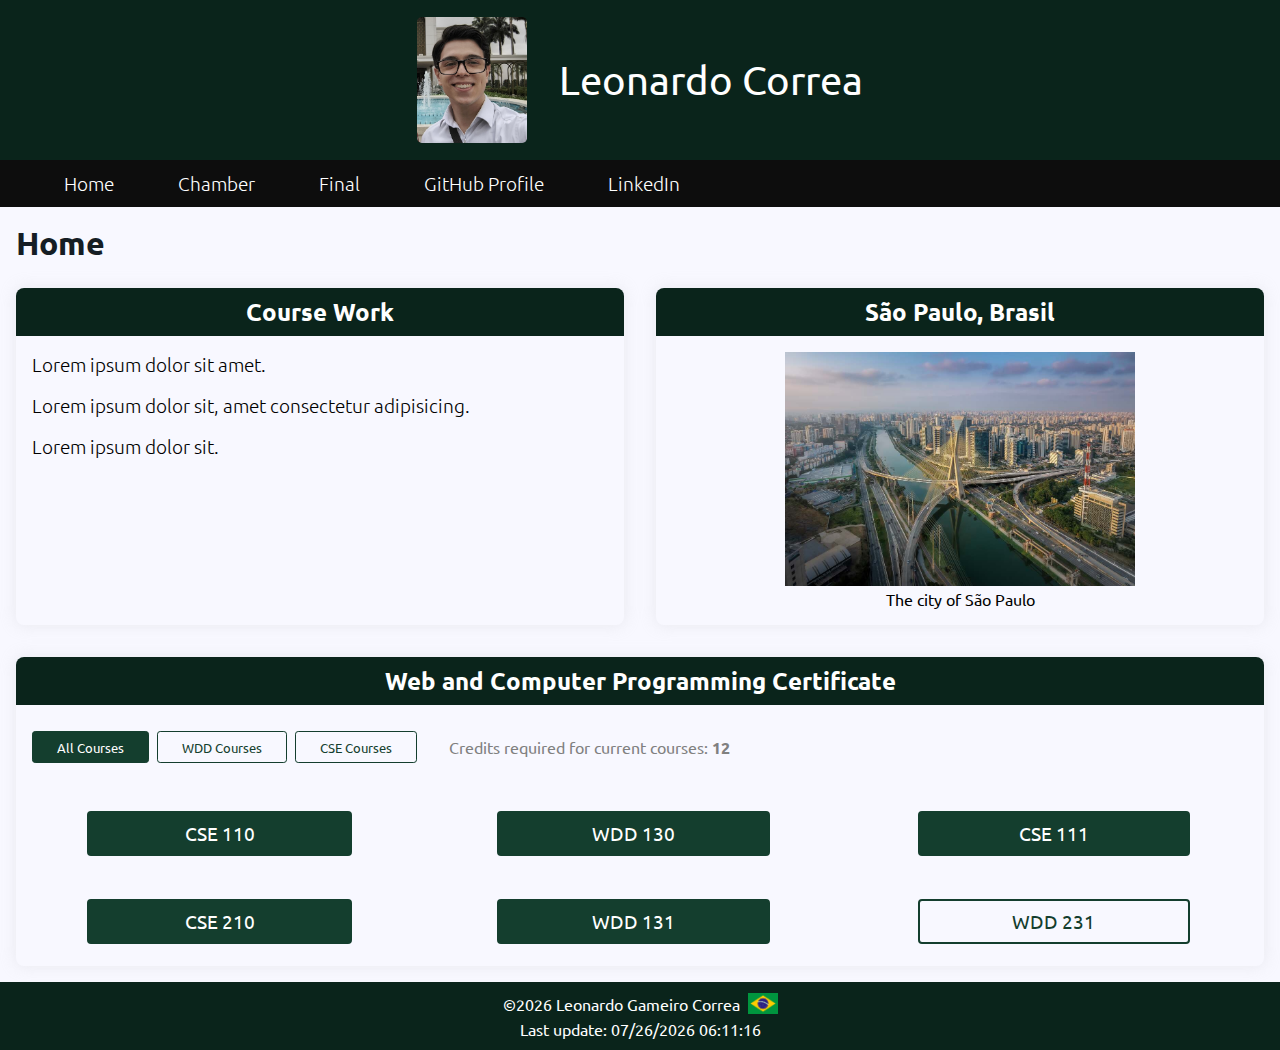
<file: index.html>
<!DOCTYPE html>
<html lang="en">
<head>
    <meta charset="UTF-8">
    <meta name="viewport" content="width=device-width, initial-scale=1.0">
    <meta name="author" content="Leonardo Gameiro Correa">
    <meta name="description" content="WDD 231 - Home Page">
    <title>Home Page - Leonardo Correa</title>
    <link rel="stylesheet" href="styles/index.css">
    <link rel="preconnect" href="https://fonts.googleapis.com">
    <link rel="preconnect" href="https://fonts.gstatic.com" crossorigin>
    <link href="https://fonts.googleapis.com/css2?family=Ubuntu:wght@300;400;500;700&display=swap" rel="stylesheet">
    <script defer src="scripts/courses.js"></script>
    <script defer src="scripts/index.js"></script>
</head>
<body>
    <!-- Header -->
    <header>
        <div class="profile-container">
            <img src="images/leo.jpg" alt="profile-picture" class="profile-picture">
            <p class="profile-name">Leonardo Correa</p>
        </div>
        <!-- Nav Bar -->
        <nav class="nav-bar">
            <div class="nav-items-container">
                <a href="#" class="nav-item">Home</a>
                <a href="#" class="nav-item">Chamber</a>
                <a href="#" class="nav-item">Final</a>
                <a href="https://github.com/LeoGC7" target="_blank" class="nav-item">GitHub Profile</a>
                <a href="https://www.linkedin.com/in/leonardo-correa-12762827b/" target="_blank" class="nav-item">LinkedIn</a>
            </div>
        </nav>
    </header>

    <!-- Main Content -->
    <main>
        <!-- Main section 1 -->
        <div class="main-s1">
            <h1 class="page-title">Home</h1>
        </div>
        <!-- Main Section 2 -->
        <div class="main-s2">
            <!-- Course Section -->
            <section class="course-section">
                <div class="section-title-container">
                    <h2 class="section-title">Course Work</h2>
                </div>
                <div class="course-content">
                    <ul class="course-list">
                        <li class="course-item">Lorem ipsum dolor sit amet.</li>
                        <li class="course-item">Lorem ipsum dolor sit, amet consectetur adipisicing.</li>
                        <li class="course-item">Lorem ipsum dolor sit.</li>
                    </ul>
                </div>
            </section>
            <!-- City Section -->
            <section class="city-section">
                <div class="section-title-container">
                    <h2 class="section-title">São Paulo, Brasil</h2>
                </div>
                <div class="city-content">
                    <figure>
                        <img src="images/sao-paulo-city.jpg" alt="sao-paulo-city" class="city-image">
                        <figcaption class="caption">The city of São Paulo</figcaption>
                    </figure>
                </div>
            </section>
        </div>
        <div class="main-s3">
            <!-- Certificate Section -->
            <section class="certificate-section">
                <div class="section-title-container">
                    <h2 class="section-title">Web and Computer Programming Certificate</h2>
                </div>
                <div class="filters-container">
                    <button class="filter-button filter-active" id="all">All Courses</button>
                    <button class="filter-button" id="wdd">WDD Courses</button>
                    <button class="filter-button" id="cse">CSE Courses</button>
                    <div class="credits-container">
                        <p class="credits">Credits required for current courses: <span id="creditsNumber"></span></p>
                    </div>
                </div>
                <div class="certificate-content">
                    
                </div>
            </section>
        </div>
    </main>

    <!-- Footer -->
    <footer>
        <div class="footer-content">
            <p class="footer-text">&copy;<span id="currentYear"></span>  Leonardo Gameiro Correa</p>
            <img src="images/brazil-flag.jpg" alt="brazil-flag" class="flag"> 
        </div>
        <div class="last-update-container">
            <p class="last-update-text">Last update: <span id="lastUpdate"></span></p>
        </div>
    </footer>
</body>
</html>
</file>
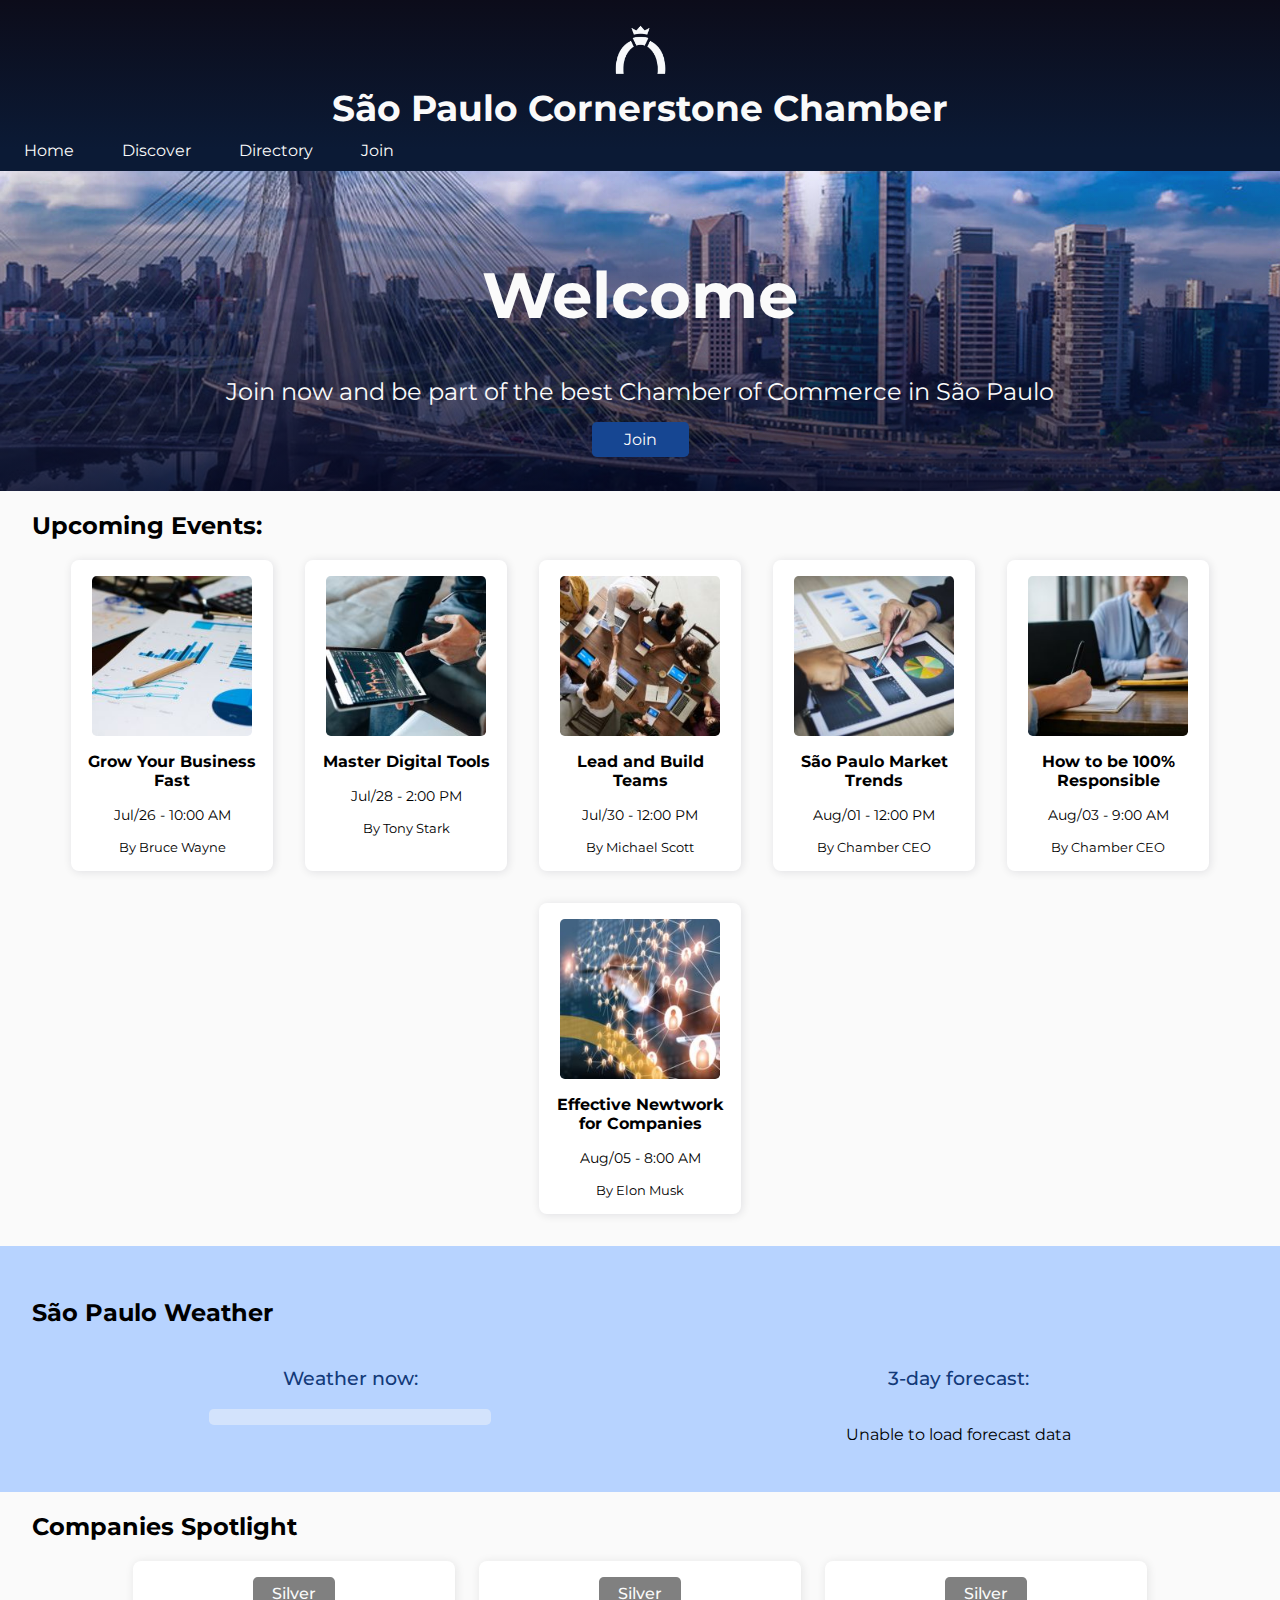
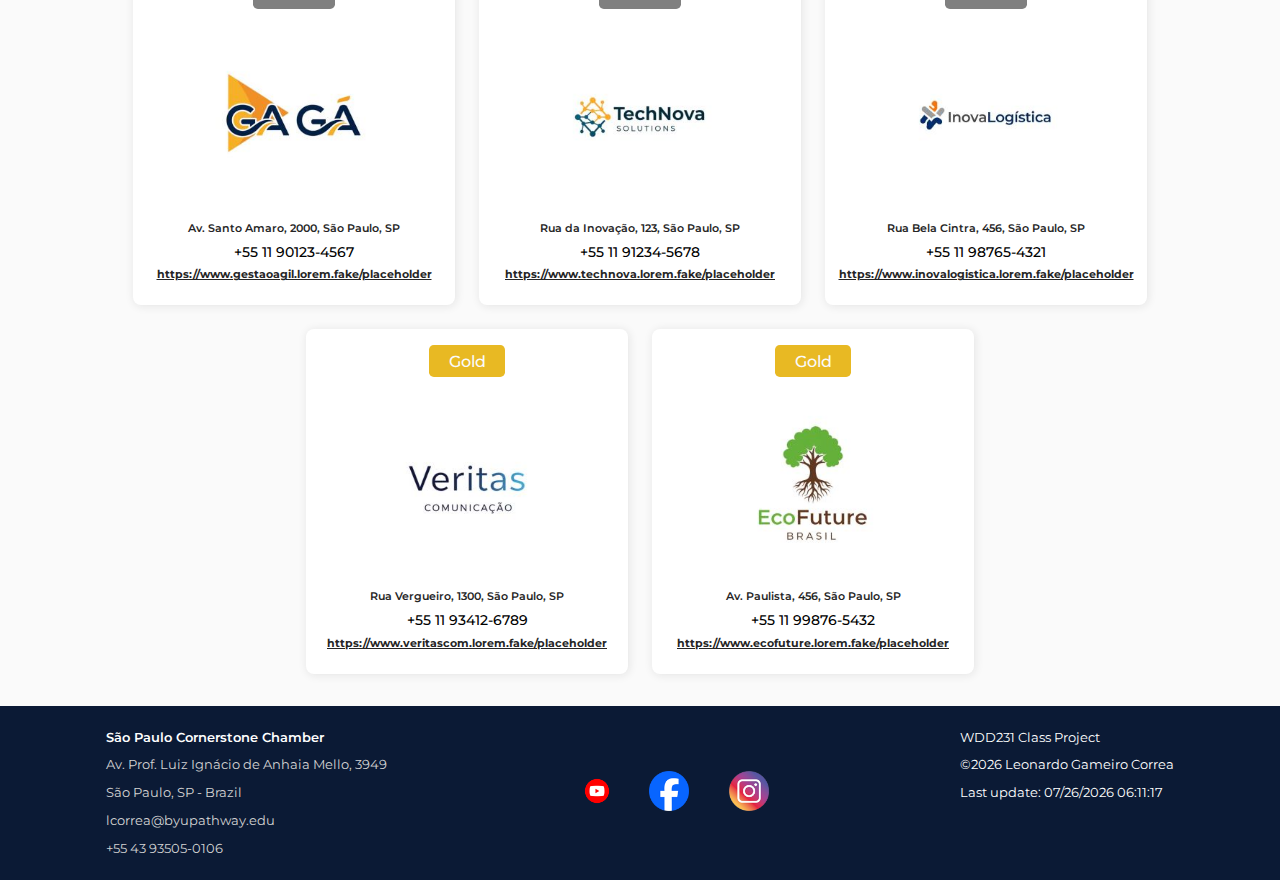
<file: chamber/index.html>
<!DOCTYPE html>
<html lang="en">
<head>
    <meta charset="UTF-8">
    <meta name="viewport" content="width=device-width, initial-scale=1.0">
    <meta name="author" content="Leonardo Gameiro Correa">
    <meta name="description" content="WDD 231 - Chamber Home Page">
    <meta property="og:title" content="Leonardo Correa - WDD 231 Chamber of Commerce Home Page">
    <meta property="og:description" content="Chamber Home Page for the course WDD 231 from BYU-Idaho by Leonardo Correa">
    <meta property="og:image" content="https://leogc7.github.io/wdd231/images/cover.jpg">
    <meta property="og:url" content="https://leogc7.github.io/wdd231/chamber/index.html">
    <title>Chamber of Commerce Home Page</title>
    <link rel="stylesheet" href="styles/directory.css">
    <link rel="stylesheet" href="styles/index.css">
    <link rel="preconnect" href="https://fonts.googleapis.com">
    <link rel="preconnect" href="https://fonts.gstatic.com" crossorigin>
    <link href="https://fonts.googleapis.com/css2?family=Montserrat:ital,wght@0,100..900;1,100..900&family=Ubuntu:wght@300;400;500;700&display=swap" rel="stylesheet">
    <link rel="icon" href="favicon.ico">
    <script defer src="scripts/members.js"></script>
    <script defer src="scripts/events.js"></script>
    <script defer src="scripts/directory.js"></script>
    <script defer src="scripts/index.js"></script>
</head>
<body>
    <!-- Header -->
    <header>
        <div class="header">
            <div class="logo">
                <img src="images/chamber-logo.png" alt="chamber-logo" class="logo-image">
                <p class="chamber-name">São Paulo Cornerstone Chamber</p>
            </div>

            <!-- Nav bar -->
             <nav class="nav-bar">
                <div class="nav-items">
                    <a href="index.html" class="nav-item">Home</a>
                    <a href="discover.html" class="nav-item">Discover</a>
                    <a href="directory.html" class="nav-item">Directory</a>
                    <a href="join.html" class="nav-item">Join</a>
                </div>
             </nav>
        </div>
    </header>

    <!-- Main -->
    <main>
        <!-- Hero image -->
        <div class="hero-image">
            <div class="hero-text-container">
                <h1 class="hero-title">Welcome</h1>
                <p class="hero-text">Join now and be part of the best Chamber of Commerce in São Paulo</p>
                <a href="join.html" class="hero-button">Join</a>
            </div>
        </div>

        <!-- Events -->
        <div class="events-container">
            <div class="events-title-container">
                <h2 class="events-title">Upcoming Events:</h2>
            </div>
            <div class="events-list" id="eventsList">

            </div>
        </div>

        <!-- Weather -->
        <div class="weather-container">
            <div class="weather-title-container">
                <h2 class="weather-title">São Paulo Weather</h2>
            </div>
            <div class="weather-display">
                <div class="live-weather">
                    <p class="weather-subtitle">Weather now:</p>
                    <div class="weather-info" id="weatherInfo">

                    </div>
                </div>
                <div class="forecast">
                    <p class="weather-subtitle">3-day forecast:</p>
                    <div class="forecast-list" id="weatherForecastInfo">

                    </div>
                </div>
            </div>
        </div>

        <!-- Companies -->
        <div class="companies-container">
            <div class="companies-title-container">
                <h2 class="companies-spotlight">Companies Spotlight</h2>
            </div>
            <div class="companies-div" id="companiesList">

            </div>
        </div>
    </main>
    
    <!-- Footer -->
    <footer>
        <div class="left-container">
            <p class="chamber-name-footer">São Paulo Cornerstone Chamber</p>
            <p class="chamber-info">Av. Prof. Luiz Ignácio de Anhaia Mello, 3949</p>
            <p class="chamber-info">São Paulo, SP - Brazil</p>
            <p class="chamber-info">lcorrea@byupathway.edu</p>
            <p class="chamber-info">+55 43 93505-0106</p>
        </div>
        <div class="middle-container">
            <a href="" class="link"><img src="images/youtube.png" alt="youtube-link" class="youtube"></a>
            <a href="" class="link"><img src="images/facebook.png" alt="facebook-link" class="facebook"></a>
            <a href="" class="link"><img src="images/instagram.png" alt="instagram-link" class="instagram"></a>
        </div>
        <div class="right-container">
            <p class="project-info">WDD231 Class Project</p>
            <p class="footer-text">&copy;<span id="currentYear"></span>  Leonardo Gameiro Correa</p>
            <p class="last-update-text">Last update: <span id="lastUpdate"></span></p>
        </div>
    </footer>
</body>
</html>
</file>
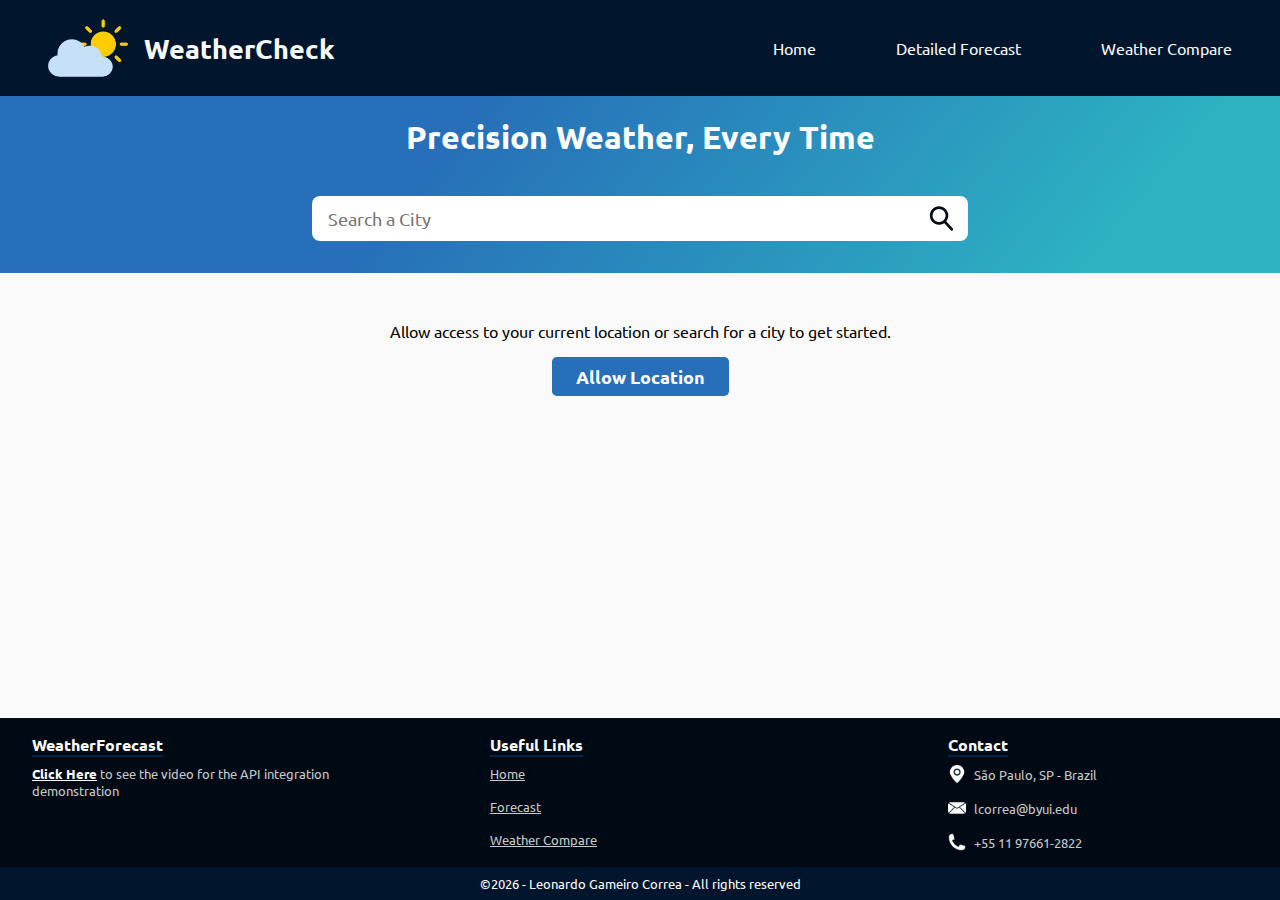
<file: finalproject/index.html>
<!DOCTYPE html>
<html lang="en">
<head>
    <meta charset="UTF-8">
    <meta name="viewport" content="width=device-width, initial-scale=1.0">
    <meta name="author" content="Leonardo Gameiro Correa">
    <meta name="description" content="WeatherCheck Home Page - Final Project for WDD231">
    <meta property="og:title" content="WeatherCheck Home Page">
    <meta property="og:description" content="WeatherCheck Home Page - Final Project for WDD231">
    <meta property="og:image" content="https://leogc7.github.io/wdd231/images/cover.jpg">
    <meta property="og:url" content="https://leogc7.github.io/wdd231/finalproject/index.html">
    <title>WeatherCheck - Home</title>
    <link rel="preconnect" href="https://fonts.googleapis.com">
    <link rel="preconnect" href="https://fonts.gstatic.com" crossorigin>
    <link href="https://fonts.googleapis.com/css2?family=Jost:ital,wght@0,100..900;1,100..900&family=Montserrat:ital,wght@0,100..900;1,100..900&family=Roboto:ital,wght@0,100..900;1,100..900&family=Ubuntu:ital,wght@0,300;0,400;0,500;0,700;1,300;1,400;1,500;1,700&display=swap" rel="stylesheet">
    <link rel="stylesheet" href="styles/index.css">
    <link rel="icon" href="favicon.ico">
    <script src="scripts/index.js" type="module"></script>
    <script src="scripts/modals.js" type="module"></script>
</head>
<body>
    <!-- Header -->
    <header>
        <div class="header-content">
            <div class="logo-container">
                <img src="images/logo.png" alt="WeatherCheck-Logo" class="logo">
                <p class="header-title">WeatherCheck</p>
            </div> 
             <!-- Nav Bar -->
            <nav class="nav-bar">
                <div class="nav-items">
                    <a href="index.html" class="nav-item">Home</a>
                    <a href="forecast.html" class="nav-item">Detailed Forecast</a>
                    <a href="compare.html" class="nav-item">Weather Compare</a>
                </div>
            </nav>

            <nav class="mobile-nav">
                <button class="mobile-button" id="hamburguer">&#9776;</button>
            </nav>
            <div class="mobile-items hidden" id="mobileItems">
                <a href="index.html" class="nav-item">Home</a>
                <a href="forecast.html" class="nav-item">Forecast</a>
                <a href="compare.html" class="nav-item">Weather Compare</a>
            </div>
        </div>
    </header>

    <!-- Main -->
    <main>
        <!-- Search Bar -->
        <div class="search-bar-container">
            <h1 class="search-title">Precision Weather, Every Time</h1>
            <div class="search-bar">
                <input type="text" class="search-input" id="addressSearch" placeholder="Search a City">
                <button class="search-button">
                    <img src="images/lupa.png" alt="lupa" class="search-img">
                </button>
            </div>
        </div>

        <!-- Asking for the user location -->
        <div id="location-prompt" class="location-prompt">
            <p>Allow access to your current location or search for a city to get started.</p>
            <button id="allow-location-button" class="allow-location-button">Allow Location</button>
        </div>

        <!-- Weather Display -->
        <div class="weather-container hidden">
            <!-- Live Weather -->
            <div class="weather-live" id="weatherLive">
                <h2 class="weather-title">Live Weather</h2>

                <!-- Weather Card -->
                <div class="weather-card">
                    <p class="card-title" id="city"></p>
                    <div class="weather-info-item tempContainer">
                        <p class="info-text temperature" id="temperature"></p>
                    </div>
                    <figure class="w-image-container">
                        <img src="images/card-icon.png" alt="weather-image" id="weatherImg" loading="lazy">
                        <p class="weather-desc" id="description"></p>
                    </figure>
                    <div class="weather-info">
                        <div class="weather-info-item">
                            <p class="info-title">Rain:</p>
                            <p class="info-text" id="rain"></p>
                        </div>
                        <div class="weather-info-item">
                            <p class="info-title">Feels Like:</p>
                            <p class="info-text" id="feelsLike"></p>
                        </div>
                        <div class="weather-info-item">
                            <p class="info-title">Humidity:</p>
                            <p class="info-text" id="humidity"></p>
                        </div>
                        <div class="weather-info-item">
                            <p class="info-title">Clouds:</p>
                            <p class="info-text" id="clouds"></p>
                        </div>
                    </div>
                </div>
            </div>

            <!-- 3-day Forecast -->
            <div>
                <h2 class="weather-title" id="forecastTitle"></h2>

                <!-- Forecast Cards -->
                <div class="forecast-cards" id="forecastCards"></div>
            </div>
        </div>
    </main>

    <!-- Modals -->
    <dialog id="custom-modal" class="modal-content">
        <p id="modal-message"></p>
        <button id="modal-close-button">Close</button>
    </dialog>

    <!-- Footer -->
    <footer>
        <div class="footer-items">
            <div class="footer-item" id="footerDesc">
                <p class="f-item-title">WeatherForecast</p>
                <p class="f-item-text"><a class="video" href="https://www.youtube.com/watch?v=uPwPbd-XJAk" target="_blank">Click Here</a> to see the video for the API integration demonstration</p>
            </div>
            <div class="footer-item">
                <p class="f-item-title">Useful Links</p>
                <div class="links-container">
                    <a href="index.html" class="f-item-text">Home</a>
                    <a href="forecast.html" class="f-item-text">Forecast</a>
                    <a href="compare.html" class="f-item-text">Weather Compare</a>
                </div>
            </div>
            <div class="footer-item">
                <p class="f-item-title">Contact</p>
                <div class="contact-item">
                    <img src="images/address.png" alt="address" class="contact-img">
                    <p class="contact-text">São Paulo, SP - Brazil</p>
                </div>
                <div class="contact-item">
                    <img src="images/email.png" alt="email" class="contact-img">
                    <p class="contact-text">lcorrea@byui.edu</p>
                </div>
                <div class="contact-item">
                    <img src="images/phone.png" alt="phone" class="contact-img">
                    <p class="contact-text">+55 11 97661-2822</p>
                </div>
            </div>
        </div>
        <div class="copyright">
            <p class="copy-text">&copy;<span id="year"></span> - Leonardo Gameiro Correa - All rights reserved</p>
        </div>
    </footer>
</body>
</html>
</file>
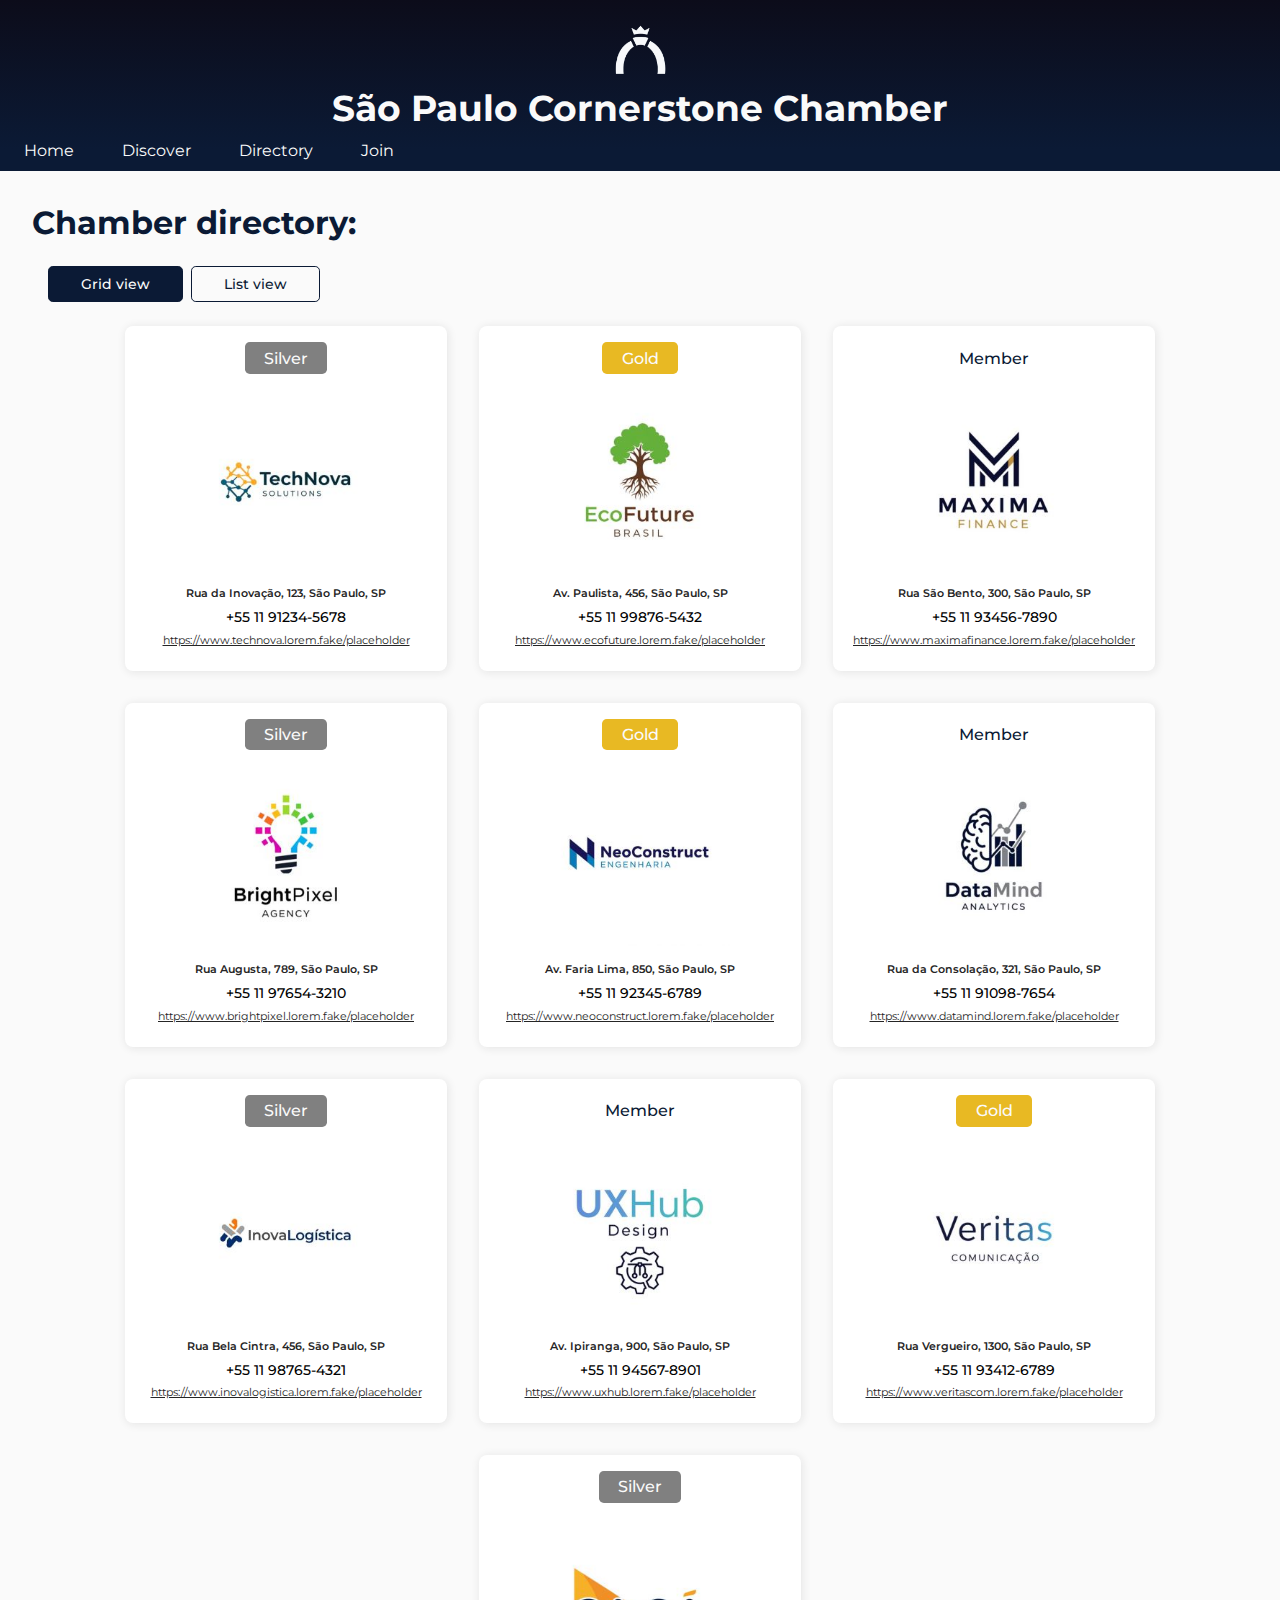
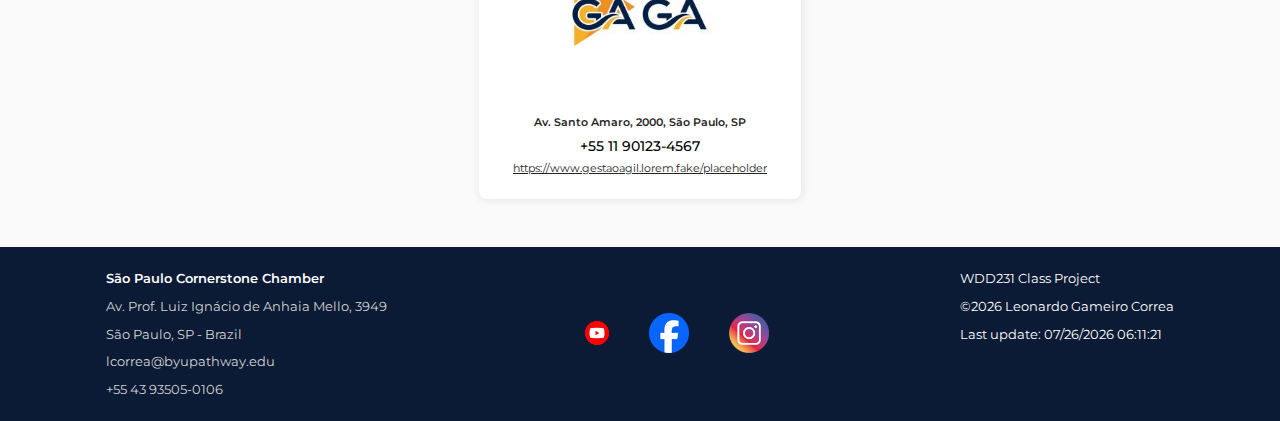
<file: chamber/directory.html>
<!DOCTYPE html>
<html lang="en">
<head>
    <meta charset="UTF-8">
    <meta name="viewport" content="width=device-width, initial-scale=1.0">
    <meta name="author" content="Leonardo Gameiro Correa">
    <meta name="description" content="WDD 231 - Chamber Directory">
    <meta property="og:title" content="Leonardo Correa - WDD 231 Chamber of Commerce Directory Page">
    <meta property="og:description" content="Chamber Directory for the course WDD 231 from BYU-Idaho by Leonardo Correa">
    <meta property="og:image" content="https://leogc7.github.io/wdd231/images/cover.jpg">
    <meta property="og:url" content="https://leogc7.github.io/wdd231/chamber/directory.html">
    <title>Chamber of Commerce Directory</title>
    <link rel="stylesheet" href="styles/directory.css">
    <link rel="preconnect" href="https://fonts.googleapis.com">
    <link rel="preconnect" href="https://fonts.gstatic.com" crossorigin>
    <link href="https://fonts.googleapis.com/css2?family=Montserrat:ital,wght@0,100..900;1,100..900&family=Ubuntu:wght@300;400;500;700&display=swap" rel="stylesheet">
    <link rel="icon" href="favicon.ico">
    <script defer src="scripts/members.js"></script>
    <script defer src="scripts/directory.js"></script>
</head>
<body>
    <!-- Header -->
    <header>
        <div class="header">
            <div class="logo">
                <img src="images/chamber-logo.png" alt="chamber-logo" class="logo-image">
                <p class="chamber-name">São Paulo Cornerstone Chamber</p>
            </div>

            <!-- Nav bar -->
             <nav class="nav-bar">
                <div class="nav-items">
                    <a href="#" class="nav-item">Home</a>
                    <a href="#" class="nav-item">Discover</a>
                    <a href="#" class="nav-item">Directory</a>
                    <a href="#" class="nav-item">Join</a>
                </div>
             </nav>
        </div>
    </header>

    <!-- Main -->
    <main>
        <h1 class="companies-title">Chamber directory:</h1>
        <div class="display-buttons">
            <button class="display" id="grid">Grid view</button>
            <button class="display" id="list">List view</button>
        </div>
        
        <!-- Companies list -->
        <div class="companies-container">
            <div class="companies-list" id="companiesList">

            </div>
        </div>
    </main>
    
    <!-- Footer -->
    <footer>
        <div class="left-container">
            <p class="chamber-name-footer">São Paulo Cornerstone Chamber</p>
            <p class="chamber-info">Av. Prof. Luiz Ignácio de Anhaia Mello, 3949</p>
            <p class="chamber-info">São Paulo, SP - Brazil</p>
            <p class="chamber-info">lcorrea@byupathway.edu</p>
            <p class="chamber-info">+55 43 93505-0106</p>
        </div>
        <div class="middle-container">
            <a href="" class="link"><img src="images/youtube.png" alt="youtube-link" class="youtube"></a>
            <a href="" class="link"><img src="images/facebook.png" alt="facebook-link" class="facebook"></a>
            <a href="" class="link"><img src="images/instagram.png" alt="instagram-link" class="instagram"></a>
        </div>
        <div class="right-container">
            <p class="project-info">WDD231 Class Project</p>
            <p class="footer-text">&copy;<span id="currentYear"></span>  Leonardo Gameiro Correa</p>
            <p class="last-update-text">Last update: <span id="lastUpdate"></span></p>
        </div>
    </footer>
</body>
</html>
</file>
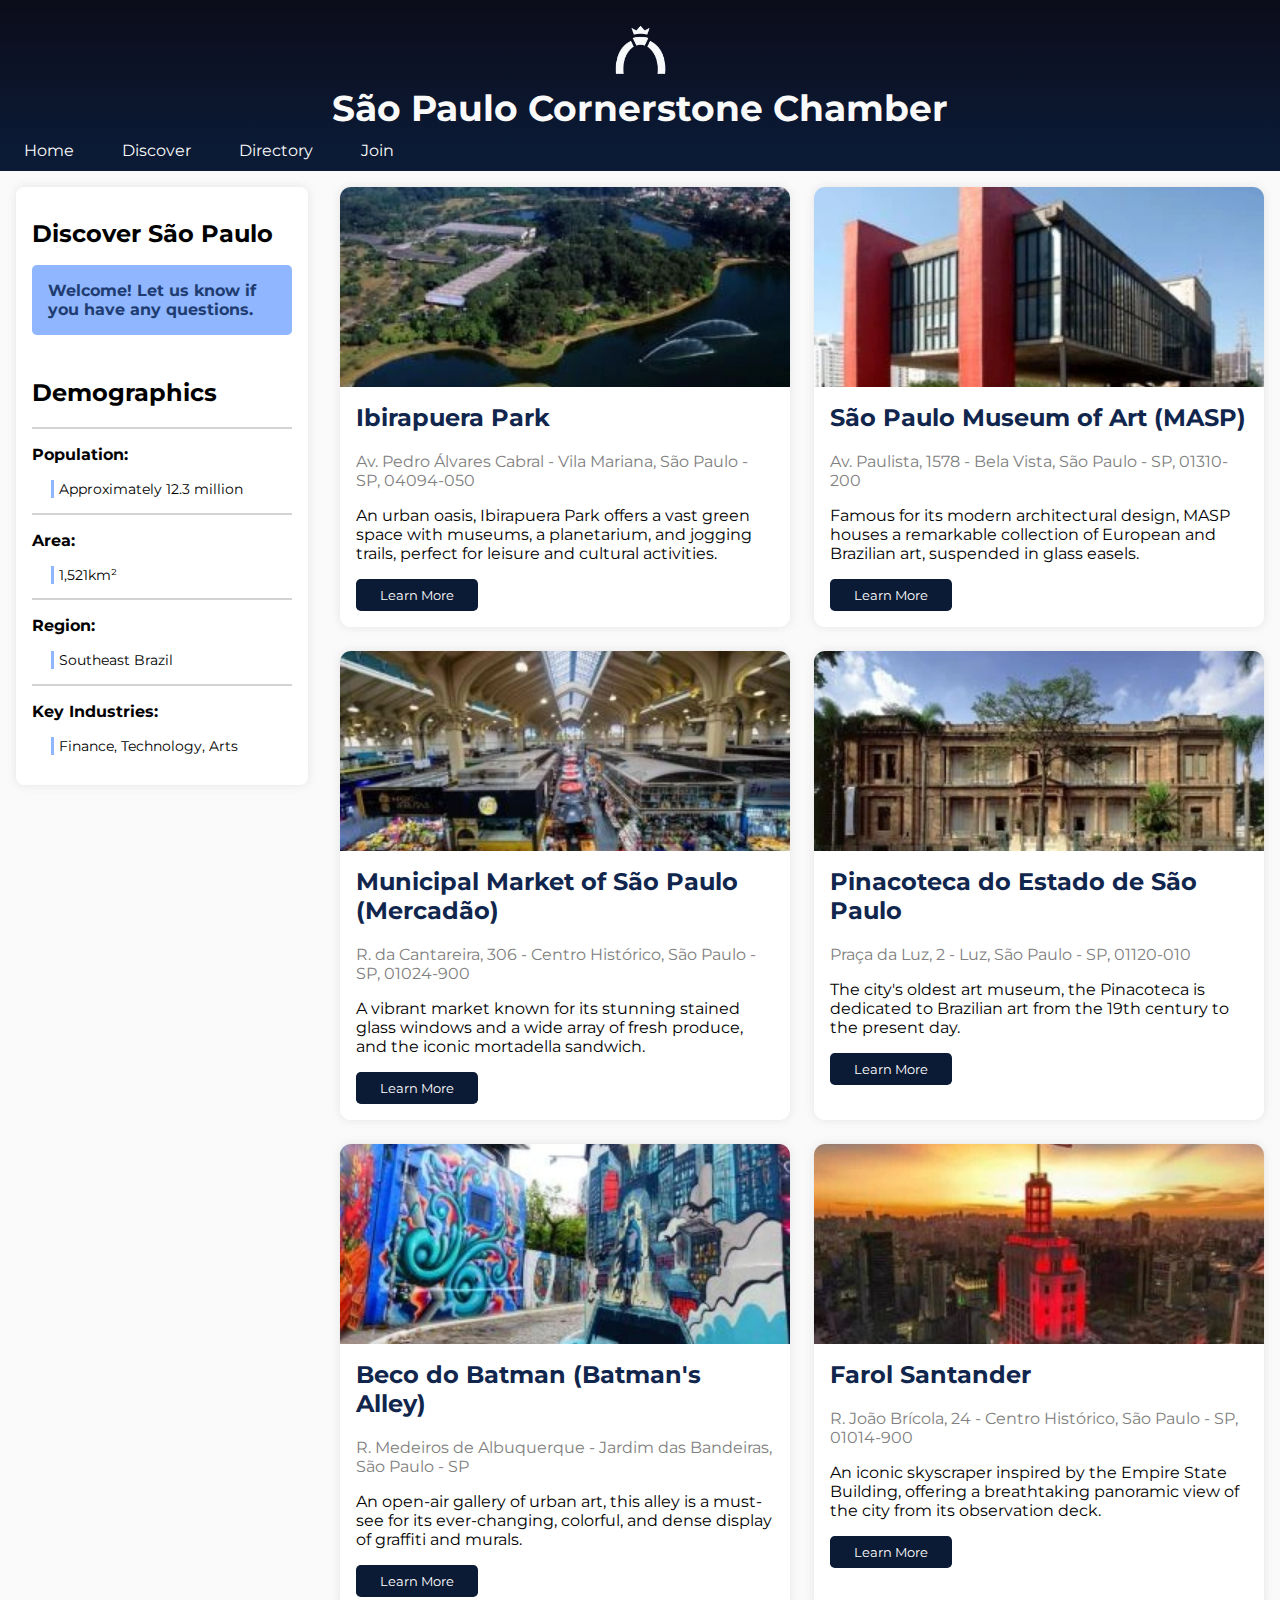
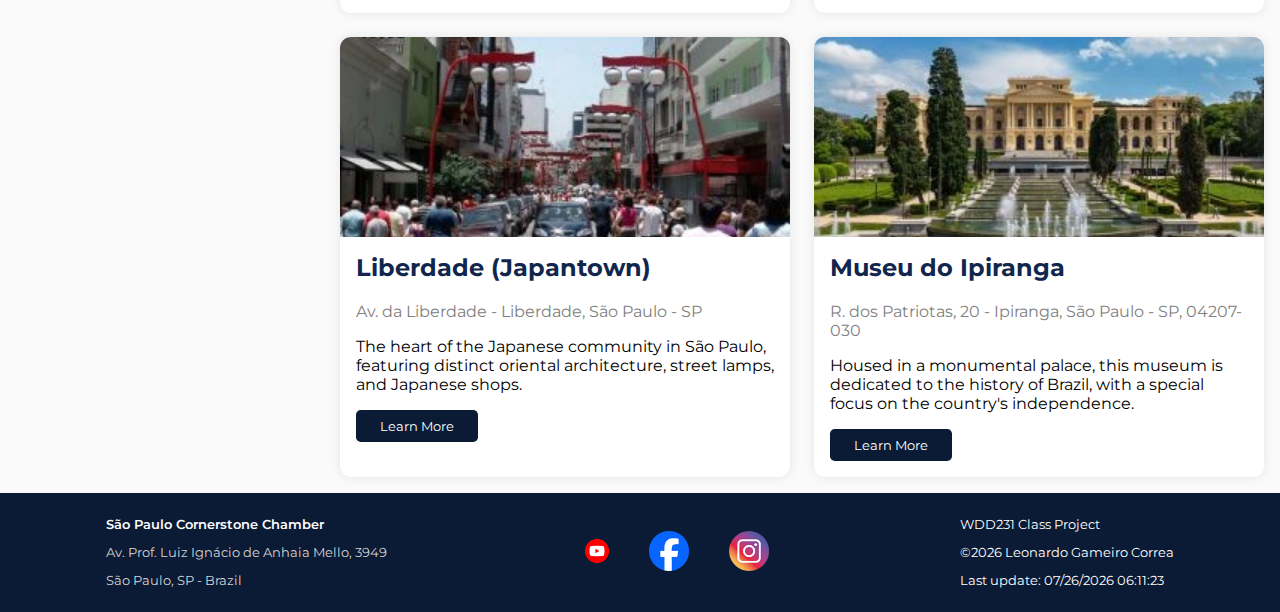
<file: chamber/discover.html>
<!DOCTYPE html>
<html lang="en">
<head>
    <meta charset="UTF-8">
    <meta name="viewport" content="width=device-width, initial-scale=1.0">
    <meta name="author" content="Leonardo Gameiro Correa">
    <meta name="description" content="WDD 231 - Chamber Discover Page">
    <meta property="og:title" content="Leonardo Correa - WDD 231 Chamber of Commerce Discover Page">
    <meta property="og:description" content="Chamber Discover Page for the course WDD 231 from BYU-Idaho by Leonardo Correa">
    <meta property="og:image" content="https://leogc7.github.io/wdd231/images/cover.jpg">
    <meta property="og:url" content="https://leogc7.github.io/wdd231/chamber/discover.html">
    <title>Chamber of Commerce - Discover São Paulo</title>
    <link rel="stylesheet" href="styles/directory.css">
    <link rel="stylesheet" href="styles/discover.css">
    <link rel="preconnect" href="https://fonts.googleapis.com">
    <link rel="preconnect" href="https://fonts.gstatic.com" crossorigin>
    <link href="https://fonts.googleapis.com/css2?family=Montserrat:wght@400;700&family=Ubuntu:wght@400;700&display=swap" rel="stylesheet">
    <link rel="icon" href="favicon.ico">
    <script defer src="scripts/discover.js"></script>
    <script defer src="scripts/directory.js"></script>
</head>
<body>
    <header>
        <div class="header">
            <div class="logo">
                <img src="images/chamber-logo.png" alt="chamber-logo" class="logo-image">
                <p class="chamber-name">São Paulo Cornerstone Chamber</p>
            </div>
            <nav class="nav-bar">
                <div class="nav-items">
                    <a href="index.html" class="nav-item">Home</a>
                    <a href="discover.html" class="nav-item">Discover</a>
                    <a href="directory.html" class="nav-item">Directory</a>
                    <a href="join.html" class="nav-item">Join</a>
                </div>
            </nav>
        </div>
    </header>

    <main>
        <div class="info-card sidebar">
            <h1 class="info-card-title">Discover São Paulo</h1>
            <div id="message">
                
            </div>
            <h2 class="info-card-subtitle">Demographics</h2>
            <div class="demographics">
                <div class="data-item">
                    <p class="data-title">Population: </p>
                    <p class="data-info">Approximately 12.3 million</p>
                </div>
                <div class="data-item">
                    <p class="data-title">Area: </p>
                    <p class="data-info">1,521km²</p>
                </div>
                <div class="data-item">
                    <p class="data-title">Region:</p>
                    <p class="data-info">Southeast Brazil</p>
                </div>
                <div class="data-item">
                    <p class="data-title">Key Industries:</p>
                    <p class="data-info">Finance, Technology, Arts</p>
                </div>
            </div>
        </div>

        <div class="cards-container" id="cardsContainer">
        </div>
    </main>
    
    <footer>
        <div class="left-container">
            <p class="chamber-name-footer">São Paulo Cornerstone Chamber</p>
            <p class="chamber-info">Av. Prof. Luiz Ignácio de Anhaia Mello, 3949</p>
            <p class="chamber-info">São Paulo, SP - Brazil</p>
        </div>
        <div class="middle-container">
            <a href="#" class="link"><img src="images/youtube.png" alt="youtube-link" class="youtube"></a>
            <a href="#" class="link"><img src="images/facebook.png" alt="facebook-link" class="facebook"></a>
            <a href="#" class="link"><img src="images/instagram.png" alt="instagram-link" class="instagram"></a>
        </div>
        <div class="right-container">
            <p class="project-info">WDD231 Class Project</p>
            <p class="footer-text">&copy;<span id="currentYear"></span> Leonardo Gameiro Correa</p>
            <p class="last-update-text">Last update: <span id="lastUpdate"></span></p>
        </div>
    </footer>
</body>
</html>
</file>
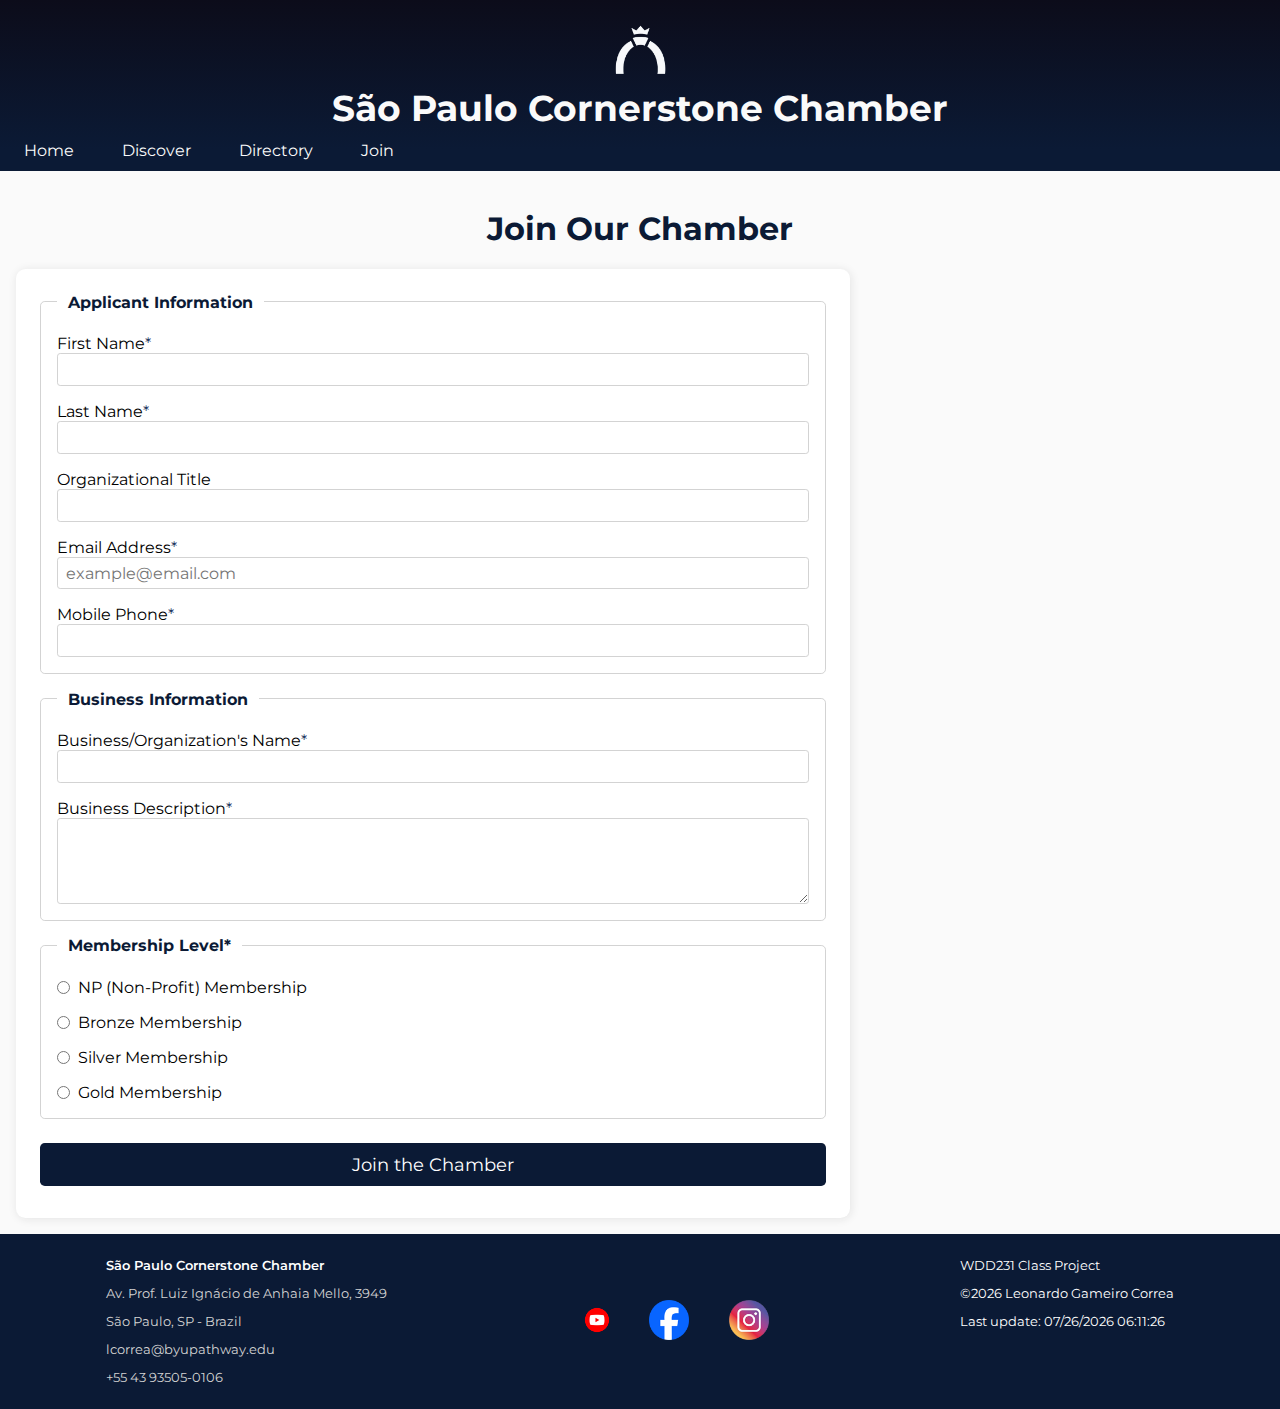
<file: chamber/join.html>
<!DOCTYPE html>
<html lang="en">
<head>
    <meta charset="UTF-8">
    <meta name="viewport" content="width=device-width, initial-scale=1.0">
    <meta name="author" content="Leonardo Gameiro Correa">
    <meta name="description" content="WDD 231 - Chamber Join Page">
    <meta property="og:title" content="Leonardo Correa - WDD 231 Chamber of Commerce Join Page">
    <meta property="og:description" content="Chamber Join Page for the course WDD 231 from BYU-Idaho by Leonardo Correa">
    <meta property="og:image" content="https://leogc7.github.io/wdd231/images/cover.jpg">
    <meta property="og:url" content="https://leogc7.github.io/wdd231/chamber/index.html">
    <title>Chamber of Commerce Join Page</title>
    <link rel="stylesheet" href="styles/directory.css">
    <link rel="stylesheet" href="styles/join.css">
    <link rel="preconnect" href="https://fonts.googleapis.com">
    <link rel="preconnect" href="https://fonts.gstatic.com" crossorigin>
    <link href="https://fonts.googleapis.com/css2?family=Montserrat:ital,wght@0,100..900;1,100..900&family=Ubuntu:wght@300;400;500;700&display=swap" rel="stylesheet">
    <link rel="icon" href="favicon.ico">
    <script defer src="scripts/directory.js"></script>
    <script defer src="scripts/join.js"></script>
</head>
<body>
    <!-- Header -->
    <header>
        <div class="header">
            <div class="logo">
                <img src="images/chamber-logo.png" alt="chamber-logo" class="logo-image">
                <p class="chamber-name">São Paulo Cornerstone Chamber</p>
            </div>

            <!-- Nav bar -->
             <nav class="nav-bar">
                <div class="nav-items">
                    <a href="index.html" class="nav-item">Home</a>
                    <a href="#" class="nav-item">Discover</a>
                    <a href="directory.html" class="nav-item">Directory</a>
                    <a href="join.html" class="nav-item">Join</a>
                </div>
             </nav>
        </div>
    </header>

    <!-- Main -->
    <main>
        <h1 class="join-title">Join Our Chamber</h1>
        <div class="main-content">
            <!-- Form Element -->
            <form action="thankyou.html" method="GET" class="join-form">
                <div class="applicant-info-container">
                    <p class="applicant-info-title">Applicant Information</p>
                    <div class="input-container">
                        <!-- First Name -->
                        <div class="input-div">
                            <label class="form-label" for="fname">First Name<span>*</span></label>
                            <input type="text" id="fname" name="fname" class="form-input" title="Your first name" autocomplete="on" required>
                        </div>
                        
                        <!-- Last Name -->
                        <div class="input-div">
                            <label class="form-label" for="lname">Last Name<span>*</span></label>
                            <input type="text" id="lname" name="lname" class="form-input" title="Your last name" autocomplete="on" required>
                        </div>
                        
                        <!-- Organizational Title -->
                        <div class="input-div">
                            <label class="form-label" for="orgTitle">Organizational Title</label>
                            <input type="text" id="orgTitle" name="orgTitle" class="form-input" title="Your organization title (7 characters minimum)" autocomplete="organization-title" pattern="[A-za-z\s-]{7,}">
                        </div>
                        
                        <!-- Email Address -->
                        <div class="input-div">
                            <label class="form-label" for="email">Email Address<span>*</span></label>
                            <input type="email" id="email" name="email" class="form-input" title="Your email" autocomplete="on" placeholder="example@email.com" required>
                        </div>
                        
                        <!-- Mobile Phone -->
                        <div class="input-div">
                            <label class="form-label" for="phone">Mobile Phone<span>*</span></label>
                            <input type="tel" id="phone" name="phone" class="form-input" title="Your mobile phone number" autocomplete="on" required>
                        </div>
                    </div>
                </div>

                <!-- Bussiness Information -->
                <div class="applicant-info-container">
                    <p class="applicant-info-title">Business Information</p>
                    <div class="input-container">
                        <!-- First Name -->
                        <div class="input-div">
                            <label class="form-label" for="businessName">Business/Organization's Name<span>*</span></label>
                            <input type="text" id="bussinesName" name="businessName" class="form-input" title="Your business/organization name" autocomplete="organization" required>
                        </div>
                        
                        <!-- Last Name -->
                        <div class="input-div">
                            <label class="form-label" for="businessDesc">Business Description<span>*</span></label>
                            <textarea id="businessDesc" name="businessDesc" class="businessDesc" title="Your business description"></textarea>
                        </div>
                    </div>
                </div>

                <!-- Membership Level -->
                <div class="applicant-info-container">
                    <p class="applicant-info-title">Membership Level*</p>
                    <div class="input-container">
                        <div class="membership-option">
                            <input type="radio" class="option" id="nonprofit" value="NP (Non-Profit) Membership" name="membershipLevel" required><label for="nonprofit">NP (Non-Profit) Membership</label>
                        </div>
                        <div class="membership-option">
                            <input type="radio" class="option" id="bronze" value="Bronze Membership" name="membershipLevel"><label for="bronze">Bronze Membership</label>
                        </div>
                        <div class="membership-option">
                            <input type="radio" class="option" id="silver" value="Silver Membership" name="membershipLevel"><label for="silver">Silver Membership</label>
                        </div>
                        <div class="membership-option">
                            <input type="radio" class="option" id="gold" value="Gold Membership" name="membershipLevel"><label for="gold">Gold Membership</label>
                        </div>
                    </div>
                </div>

                <input type="hidden" id="formTimestamp" name="formTimestamp">

                <button type="submit" class="form-button">Join the Chamber</button>
            </form>
            
            <!-- Membership Plans -->
            <div class="membership-plans">
                <!-- Non Profit -->
                <div class="plan pnonprofit">
                    <p class="plan-title">NP Membership</p>
                    <p class="plan-desc">For non-profit organizations. No membership fee</p>
                    <button class="plan-link" id="nonprofitButton" data-modal-target="#nonprofitModal">Learn More</button>
                </div>

                <!-- Bronze -->
                <div class="plan pbronze">
                    <p class="plan-title">Bronze Membership</p>
                    <p class="plan-desc">Perfect for small business and startups</p>
                    <button class="plan-link" id="bronzeButton" data-modal-target="#bronzeModal">Learn More</button>
                </div>

                <!-- Silver -->
                <div class="plan psilver">
                    <p class="plan-title">Silver Membership</p>
                    <p class="plan-desc">Enhaced benefits for growing business</p>
                    <button class="plan-link" id="silverButton" data-modal-target="#silverModal">Learn More</button>
                </div>

                <!-- Gold -->
                <div class="plan pgold">
                    <p class="plan-title">Gold Membership</p>
                    <p class="plan-desc">Premium benefits for established organizations</p>
                    <button class="plan-link" id="goldButton" data-modal-target="#goldModal">Learn More</button>
                </div>
            </div>
        </div>
    </main>

    <!-- Modals -->
    <!-- Non Profit -->
    <dialog id="nonprofitModal" class="modal">
        <span class="close">&times;</span>
        <p class="plan-title">NP Memberhsip <span>Free</span></p>
        <ul class="plan-benefits">
            <li class="benefit">- Stay informed with our monthly digital newsletter featuring community news and upcoming events.</li>
            <li class="benefit">- Access to general networking events to connect with local businesses and leaders.</li>
        </ul>
    </dialog>

    <!-- Bronze -->
    <dialog id="bronzeModal" class="modal">
        <span class="close">&times;</span>
        <p class="plan-title">Bronze Memberhsip <span>$500/year</span></p>
        <ul class="plan-benefits">
            <li class="plus">Includes all Non-Profit Membership benefits, plus:</li>
            <li class="benefit">- A special "Welcome New Member" shout-out on our social media channels (LinkedIn and Instagram).</li>
            <li class="benefit">- Receive one complimentary tickets to our largest networking event of the year.</li>
        </ul>
    </dialog>

    <!-- Silver -->
    <dialog id="silverModal" class="modal">
        <span class="close">&times;</span>
        <p class="plan-title">Silver Membership <span>$1,000/year</span></p>
        <ul class="plan-benefits">
            <li class="plus">Includes all Bronze Membership benefits, plus:</li>
            <li class="benefit">- Your organization's name and contact information listed in our directory.</li>
            <li class="benefit">- One dedicated feature of your business in our monthly email newsletter annually.</li>
            <li class="benefit">- Receive a 10% discount on all event sponsorship packages.</li>
        </ul>
    </dialog>

    <!-- Gold -->
    <dialog id="goldModal" class="modal">
        <span class="close">&times;</span>
        <p class="plan-title">Gold Membership <span>$2,000/year</span></p>
        <ul class="plan-benefits">
            <li class="plus">Includes all Silver Membership benefits, plus:</li>
            <li class="benefit">- Chance to host a "Business After Hours" networking event at our location, drawing members directly to you.</li>
            <li class="benefit">- Receive four complimentary tickets to all of our major events, including the Annual Gala and Economic Summit.</li>
            <li class="benefit">- Opportunity for a company leader to be a panelist or speaker at a relevant Chamber event, positioning you as an industry expert.</li>
        </ul>
    </dialog>
    
    <!-- Footer -->
    <footer>
        <div class="left-container">
            <p class="chamber-name-footer">São Paulo Cornerstone Chamber</p>
            <p class="chamber-info">Av. Prof. Luiz Ignácio de Anhaia Mello, 3949</p>
            <p class="chamber-info">São Paulo, SP - Brazil</p>
            <p class="chamber-info">lcorrea@byupathway.edu</p>
            <p class="chamber-info">+55 43 93505-0106</p>
        </div>
        <div class="middle-container">
            <a href="" class="link"><img src="images/youtube.png" alt="youtube-link" class="youtube"></a>
            <a href="" class="link"><img src="images/facebook.png" alt="facebook-link" class="facebook"></a>
            <a href="" class="link"><img src="images/instagram.png" alt="instagram-link" class="instagram"></a>
        </div>
        <div class="right-container">
            <p class="project-info">WDD231 Class Project</p>
            <p class="footer-text">&copy;<span id="currentYear"></span>  Leonardo Gameiro Correa</p>
            <p class="last-update-text">Last update: <span id="lastUpdate"></span></p>
        </div>
    </footer>
</body>
</html>
</file>
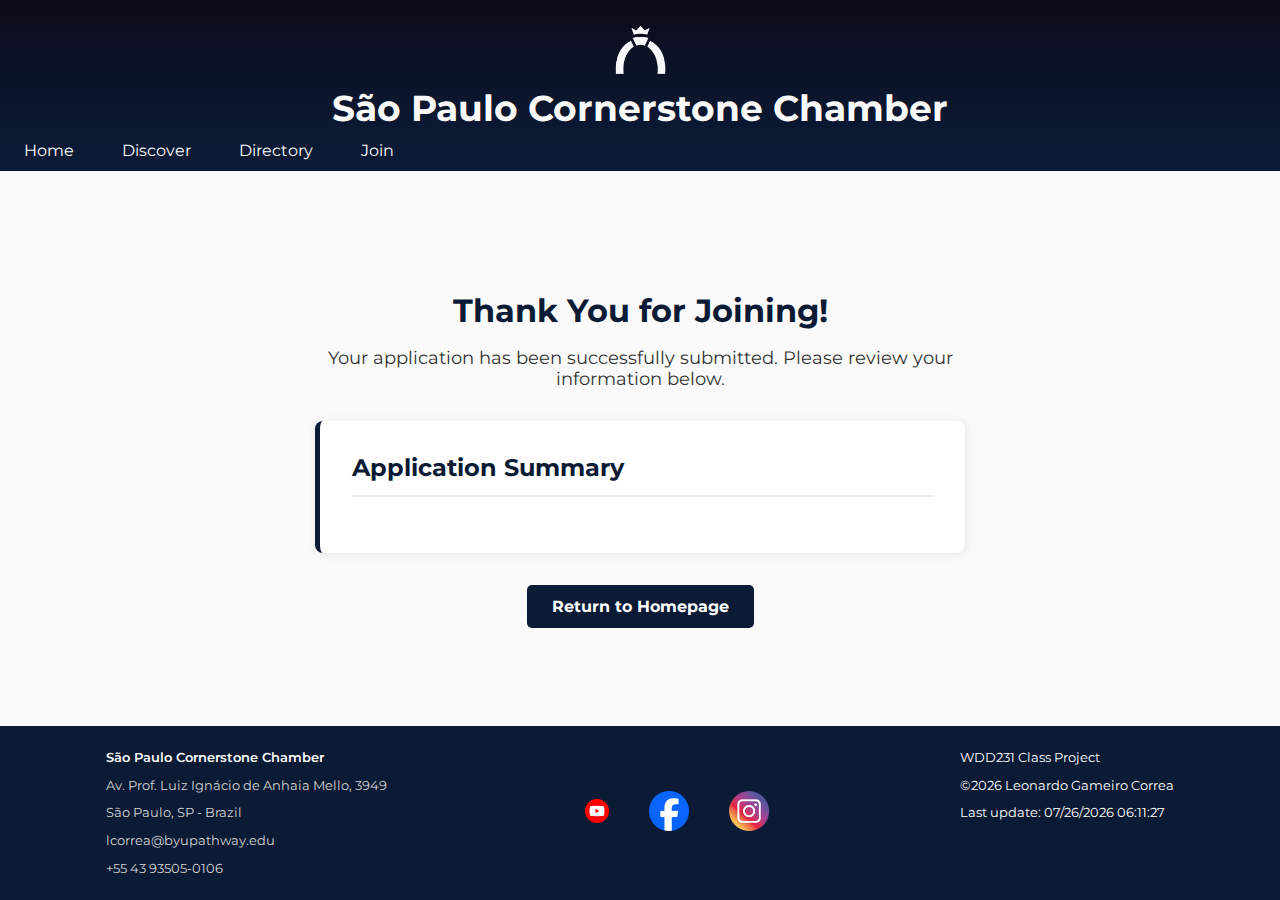
<file: chamber/thankyou.html>
<!DOCTYPE html>
<html lang="en">
<head>
    <meta charset="UTF-8">
    <meta name="viewport" content="width=device-width, initial-scale=1.0">
    <meta name="author" content="Leonardo Gameiro Correa">
    <title>Submission Successful</title>
    <link rel="stylesheet" href="styles/directory.css"> 
    <link rel="stylesheet" href="styles/thankyou.css">
    <link rel="preconnect" href="https://fonts.googleapis.com">
    <link rel="preconnect" href="https://fonts.gstatic.com" crossorigin>
    <link href="https://fonts.googleapis.com/css2?family=Montserrat:ital,wght@0,100..900;1,100..900&family=Ubuntu:wght@300;400;500;700&display=swap" rel="stylesheet">
    <link rel="icon" href="favicon.ico">
    <script defer src="scripts/thankyou.js"></script>
    <script defer src="scripts/directory.js"></script>
</head>
<body>
    <!-- Header -->
    <header>
        <div class="header">
            <div class="logo">
                <img src="images/chamber-logo.png" alt="chamber-logo" class="logo-image">
                <p class="chamber-name">São Paulo Cornerstone Chamber</p>
            </div>
            <nav class="nav-bar">
                <div class="nav-items">
                    <a href="index.html" class="nav-item">Home</a>
                    <a href="#" class="nav-item">Discover</a>
                    <a href="directory.html" class="nav-item">Directory</a>
                    <a href="join.html" class="nav-item">Join</a>
                </div>
            </nav>
        </div>
    </header>

    <!-- Main -->
    <main>
        <div class="confirmation-container">
            <h1>Thank You for Joining!</h1>
            <p>Your application has been successfully submitted. Please review your information below.</p>
            
            <div class="submission-summary">
                <h2>Application Summary</h2>
                <div id="formDataDisplay">

                </div>
            </div>

            <a href="index.html" class="home-button">Return to Homepage</a>
        </div>
    </main>
    
    <!-- Footer -->
    <footer>
        <div class="left-container">
            <p class="chamber-name-footer">São Paulo Cornerstone Chamber</p>
            <p class="chamber-info">Av. Prof. Luiz Ignácio de Anhaia Mello, 3949</p>
            <p class="chamber-info">São Paulo, SP - Brazil</p>
            <p class="chamber-info">lcorrea@byupathway.edu</p>
            <p class="chamber-info">+55 43 93505-0106</p>
        </div>
        <div class="middle-container">
            <a href="#" class="link"><img src="images/youtube.png" alt="youtube-link" class="youtube"></a>
            <a href="#" class="link"><img src="images/facebook.png" alt="facebook-link" class="facebook"></a>
            <a href="#" class="link"><img src="images/instagram.png" alt="instagram-link" class="instagram"></a>
        </div>
        <div class="right-container">
            <p class="project-info">WDD231 Class Project</p>
            <p class="footer-text">&copy;<span id="currentYear"></span>  Leonardo Gameiro Correa</p>
            <p class="last-update-text">Last update: <span id="lastUpdate"></span></p>
        </div>
    </footer>
</body>
</html>
</file>
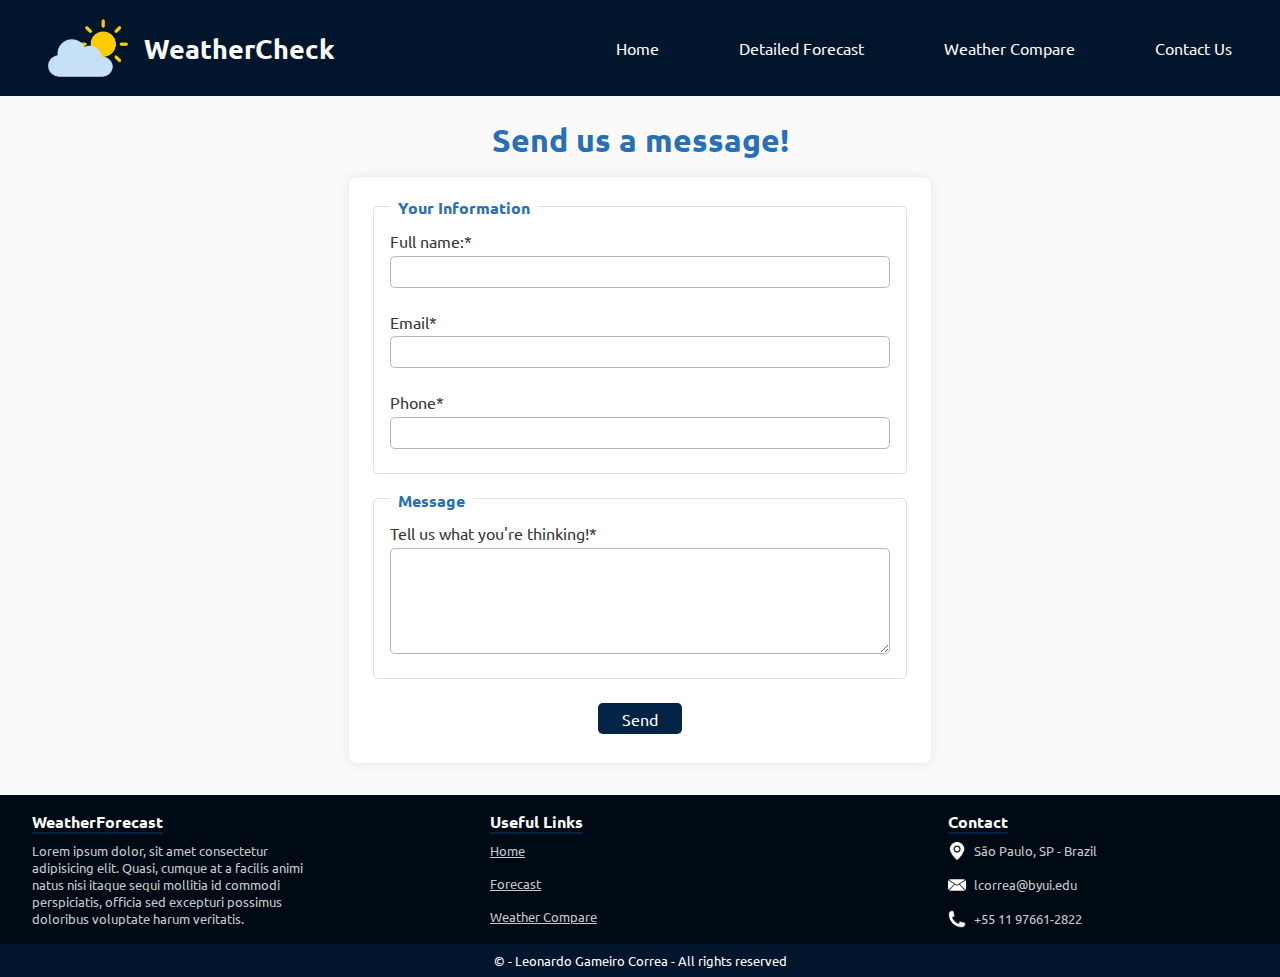
<file: finalproject/contact.html>
<!DOCTYPE html>
<html lang="en">
<head>
    <meta charset="UTF-8">
    <meta name="viewport" content="width=device-width, initial-scale=1.0">
    <meta name="author" content="Leonardo Gameiro Correa">
    <meta name="description" content="WeatherCheck Contact Us Page - Final Project for WDD231">
    <meta property="og:title" content="WeatherCheck Contact Us">
    <meta property="og:description" content="WeatherCheck Contact Us - Final Project for WDD231">
    <title>Contact Us</title>
    <link rel="preconnect" href="https://fonts.googleapis.com">
    <link rel="preconnect" href="https://fonts.gstatic.com" crossorigin>
    <link href="https://fonts.googleapis.com/css2?family=Jost:ital,wght@0,100..900;1,100..900&family=Montserrat:ital,wght@0,100..900;1,100..900&family=Roboto:ital,wght@0,100..900;1,100..900&family=Ubuntu:ital,wght@0,300;0,400;0,500;0,700;1,300;1,400;1,500;1,700&display=swap" rel="stylesheet">
    <link rel="stylesheet" href="styles/index.css">
    <link rel="stylesheet" href="styles/contact.css">
    <link rel="icon" href="favicon.ico">
    <script defer src="scripts/index.js"></script>
</head>
<body>
    <!-- Header -->
    <header>
        <div class="header-content">
            <div class="logo-container">
                <img src="images/logo.png" alt="WeatherCheck-Logo" class="logo">
                <p class="header-title">WeatherCheck</p>
            </div> 
             <!-- Nav Bar -->
            <nav class="nav-bar">
                <div class="nav-items">
                    <a href="index.html" class="nav-item">Home</a>
                    <a href="forecast.html" class="nav-item">Detailed Forecast</a>
                    <a href="compare.html" class="nav-item">Weather Compare</a>
                    <a href="contact.html" class="nav-item">Contact Us</a>
                </div>
            </nav>

            <nav class="mobile-nav">
                <button class="mobile-button" id="hamburguer" onclick="ShowItems()">&#9776</button>
            </nav>
            <div class="mobile-items hidden" id="mobileItems">
                <a href="index.html" class="nav-item">Home</a>
                <a href="forecast.html" class="nav-item">Forecast</a>
                <a href="compare.html" class="nav-item">Weather Compare</a>
                <a href="contact.html" class="nav-item">Contact Us</a>
            </div>
        </div>
    </header>

    <!-- Main -->
    <main>
        <h1 class="page-title">Send us a message!</h1>
        <form action="thankyou.html" method="GET" class="contact-form">
            <div class="form-card">
                <p class="form-card-title">Your Information</p>
                <div class="form-item">
                    <label for="name" class="form-label">Full name:*</label>
                    <input type="text" class="form-input" name="name" id="name" required>
                </div>
                <div class="form-item">
                    <label for="email" class="form-label">Email*</label>
                    <input type="email" class="form-input" name="email" id="email" required>
                </div>
                <div class="form-item last">
                    <label for="phone" class="form-label">Phone*</label>
                    <input type="tel" class="form-input" name="phone" id="phone" required>
                </div>
            </div>
            <div class="form-card">
                <p class="form-card-title">Message</p>
                <div class="form-item last">
                    <label for="message" class="form-label">Tell us what you're thinking!*</label>
                    <textarea class="form-input" name="message" id="message" required></textarea>
                </div>
            </div>
            <div class="form-button-container">
                <button type="submit" class="form-button">Send</button>
            </div>
        </form>
    </main>

    <!-- Footer -->
    <footer>
        <div class="footer-items">
            <div class="footer-item" id="footerDesc">
                <p class="f-item-title">WeatherForecast</p>
                <p class="f-item-text">Lorem ipsum dolor, sit amet consectetur adipisicing elit. Quasi, cumque at a facilis animi natus nisi itaque sequi mollitia id commodi perspiciatis, officia sed excepturi possimus doloribus voluptate harum veritatis.</p>
            </div>
            <div class="footer-item">
                <p class="f-item-title">Useful Links</p>
                <div class="links-container">
                    <a href="index.html" class="f-item-text">Home</a>
                    <a href="forecast.html" class="f-item-text">Forecast</a>
                    <a href="compare.html" class="f-item-text">Weather Compare</a>
                </div>
            </div>
            <div class="footer-item">
                <p class="f-item-title">Contact</p>
                <div class="contact-item">
                    <img src="images/address.png" alt="address" class="contact-img">
                    <p class="contact-text">São Paulo, SP - Brazil</p>
                </div>
                <div class="contact-item">
                    <img src="images/email.png" alt="email" class="contact-img">
                    <p class="contact-text">lcorrea@byui.edu</p>
                </div>
                <div class="contact-item">
                    <img src="images/phone.png" alt="phone" class="contact-img">
                    <p class="contact-text">+55 11 97661-2822</p>
                </div>
            </div>
        </div>
        <div class="copyright">
            <p class="copy-text">&copy;<span id="year"></span> - Leonardo Gameiro Correa - All rights reserved</p>
        </div>
    </footer>
</body>
</html>
</file>
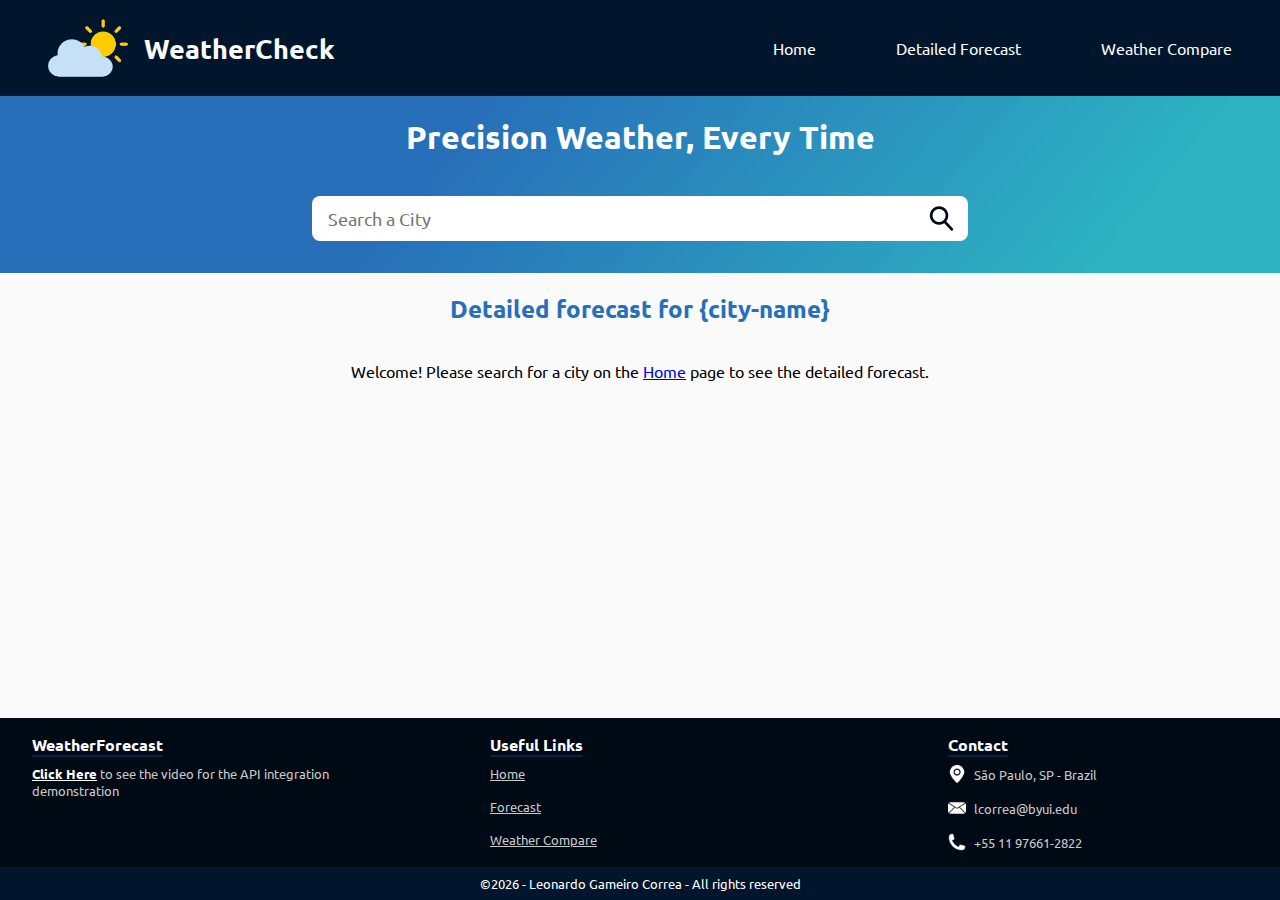
<file: finalproject/forecast.html>
<!DOCTYPE html>
<html lang="en">
<head>
    <meta charset="UTF-8">
    <meta name="viewport" content="width=device-width, initial-scale=1.0">
    <meta name="author" content="Leonardo Gameiro Correa">
    <meta name="description" content="WeatherCheck Detailed Forecast - Final Project for WDD231">
    <meta property="og:title" content="WeatherCheck Detailed Forecast">
    <meta property="og:description" content="WeatherCheck Detailed Forecast - Final Project for WDD231">
    <title>Detailed Forecast</title>
    <link rel="preconnect" href="https://fonts.googleapis.com">
    <link rel="preconnect" href="https://fonts.gstatic.com" crossorigin>
    <link href="https://fonts.googleapis.com/css2?family=Jost:ital,wght@0,100..900;1,100..900&family=Montserrat:ital,wght@0,100..900;1,100..900&family=Roboto:ital,wght@0,100..900;1,100..900&family=Ubuntu:ital,wght@0,300;0,400;0,500;0,700;1,300;1,400;1,500;1,700&display=swap" rel="stylesheet">
    <link rel="stylesheet" href="styles/index.css">
    <link rel="stylesheet" href="styles/forecast.css">
    <link rel="icon" href="favicon.ico">
    <script src="scripts/forecast.js" type="module"></script>
</head>
<body>
    <!-- Header -->
    <header>
        <div class="header-content">
            <div class="logo-container">
                <img src="images/logo.png" alt="WeatherCheck-Logo" class="logo">
                <p class="header-title">WeatherCheck</p>
            </div> 
             <!-- Nav Bar -->
            <nav class="nav-bar">
                <div class="nav-items">
                    <a href="index.html" class="nav-item">Home</a>
                    <a href="forecast.html" class="nav-item">Detailed Forecast</a>
                    <a href="compare.html" class="nav-item">Weather Compare</a>
                </div>
            </nav>

            <nav class="mobile-nav">
                <button class="mobile-button" id="hamburguer">&#9776;</button>
            </nav>
            <div class="mobile-items hidden" id="mobileItems">
                <a href="index.html" class="nav-item">Home</a>
                <a href="forecast.html" class="nav-item">Forecast</a>
                <a href="compare.html" class="nav-item">Weather Compare</a>
            </div>
        </div>
    </header>

    <!-- Main -->
    <main>
        <!-- Search Bar -->
        <div class="search-bar-container">
            <h1 class="search-title">Precision Weather, Every Time</h1>
            <div class="search-bar">
                <input type="text" class="search-input" id="addressSearch" placeholder="Search a City">
                <button class="search-button">
                    <img src="images/lupa.png" alt="lupa" class="search-img">
                </button>
            </div>
        </div>

        <div class="search-result-container">
            <h2 class="search-result">Detailed forecast for {city-name} </h2>
        </div>

        <div class="forecast-display" id="forecastDisplay">
            
        </div>
    </main>

    <!-- Modal -->
    <dialog id="custom-modal" class="modal-content">
        <p id="modal-message"></p>
        <button id="modal-close-button">Close</button>
    </dialog>

    <!-- Footer -->
    <footer>
        <div class="footer-items">
            <div class="footer-item" id="footerDesc">
                <p class="f-item-title">WeatherForecast</p>
                <p class="f-item-text"><a class="video" href="https://www.youtube.com/watch?v=uPwPbd-XJAk" target="_blank">Click Here</a> to see the video for the API integration demonstration</p>
            </div>
            <div class="footer-item">
                <p class="f-item-title">Useful Links</p>
                <div class="links-container">
                    <a href="index.html" class="f-item-text">Home</a>
                    <a href="forecast.html" class="f-item-text">Forecast</a>
                    <a href="compare.html" class="f-item-text">Weather Compare</a>
                </div>
            </div>
            <div class="footer-item">
                <p class="f-item-title">Contact</p>
                <div class="contact-item">
                    <img src="images/address.png" alt="address" class="contact-img">
                    <p class="contact-text">São Paulo, SP - Brazil</p>
                </div>
                <div class="contact-item">
                    <img src="images/email.png" alt="email" class="contact-img">
                    <p class="contact-text">lcorrea@byui.edu</p>
                </div>
                <div class="contact-item">
                    <img src="images/phone.png" alt="phone" class="contact-img">
                    <p class="contact-text">+55 11 97661-2822</p>
                </div>
            </div>
        </div>
        <div class="copyright">
            <p class="copy-text">&copy;<span id="year"></span> - Leonardo Gameiro Correa - All rights reserved</p>
        </div>
    </footer>
</body>
</html>
</file>
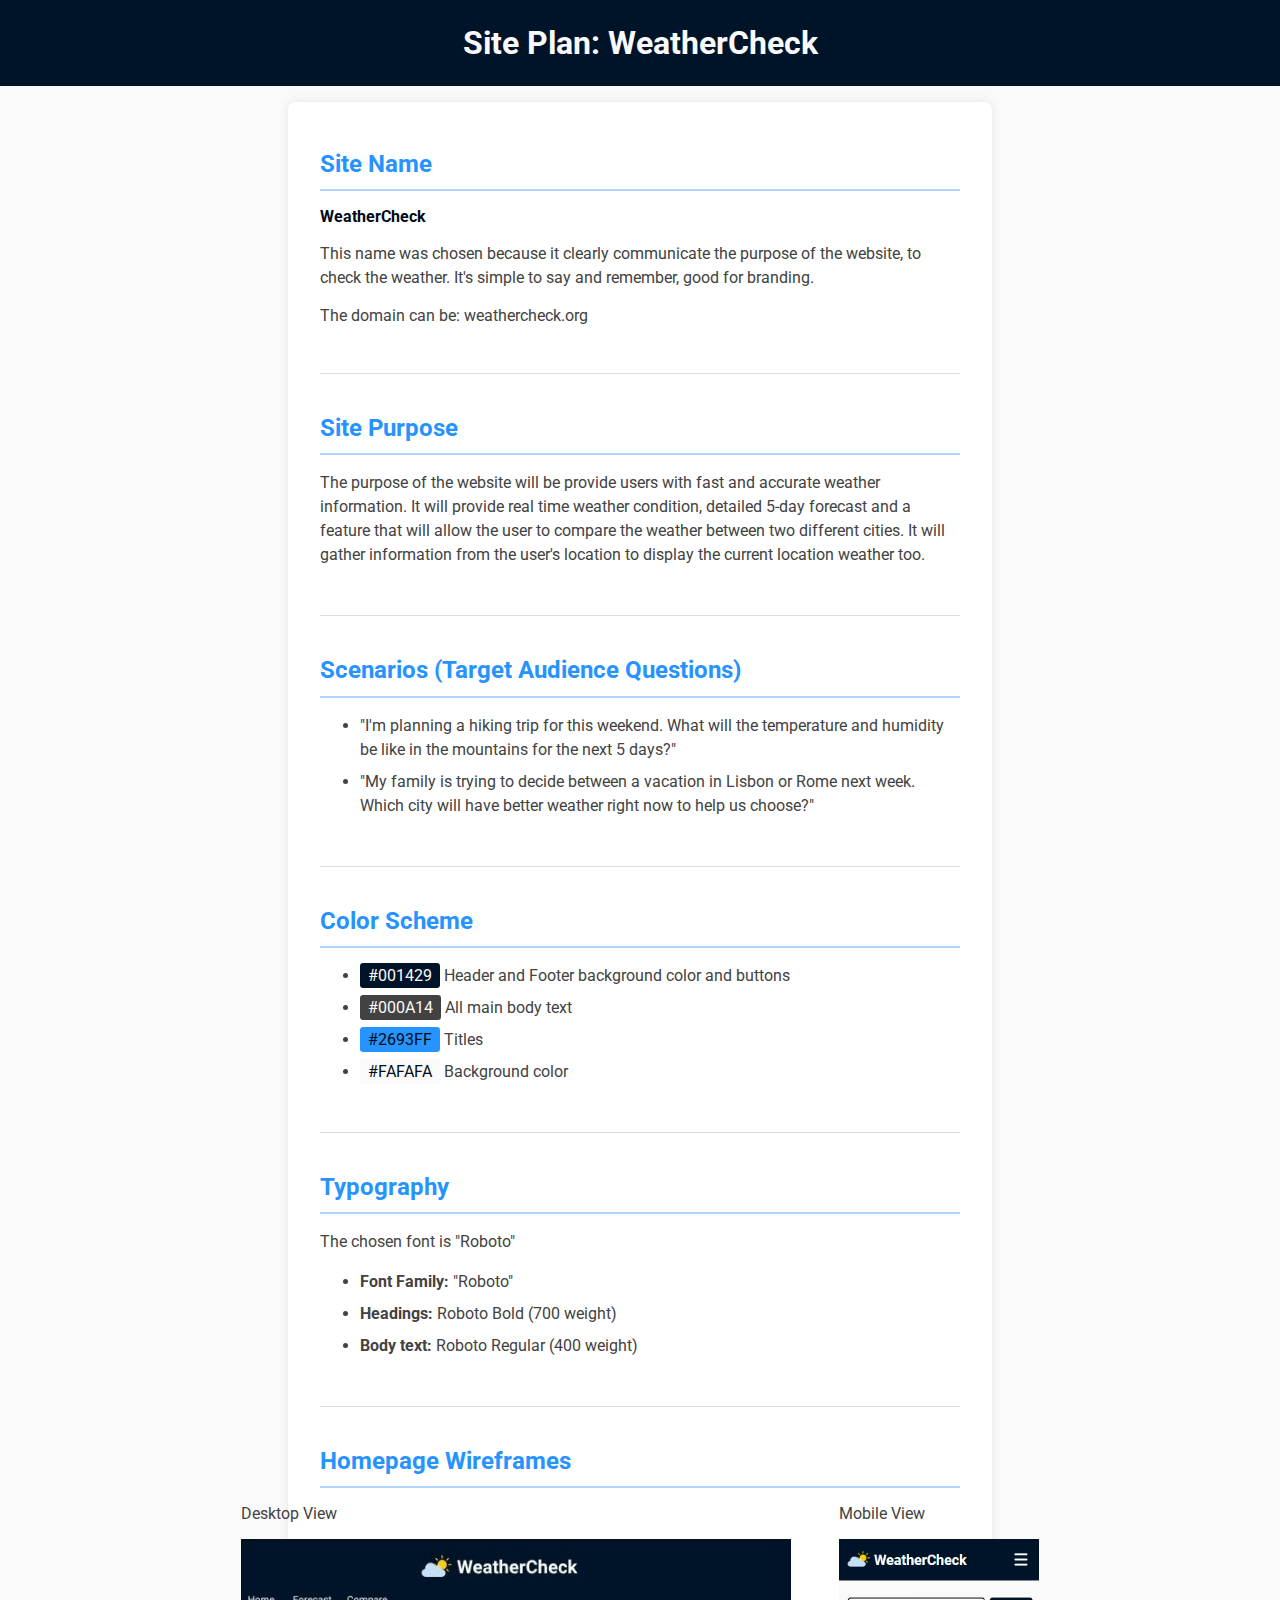
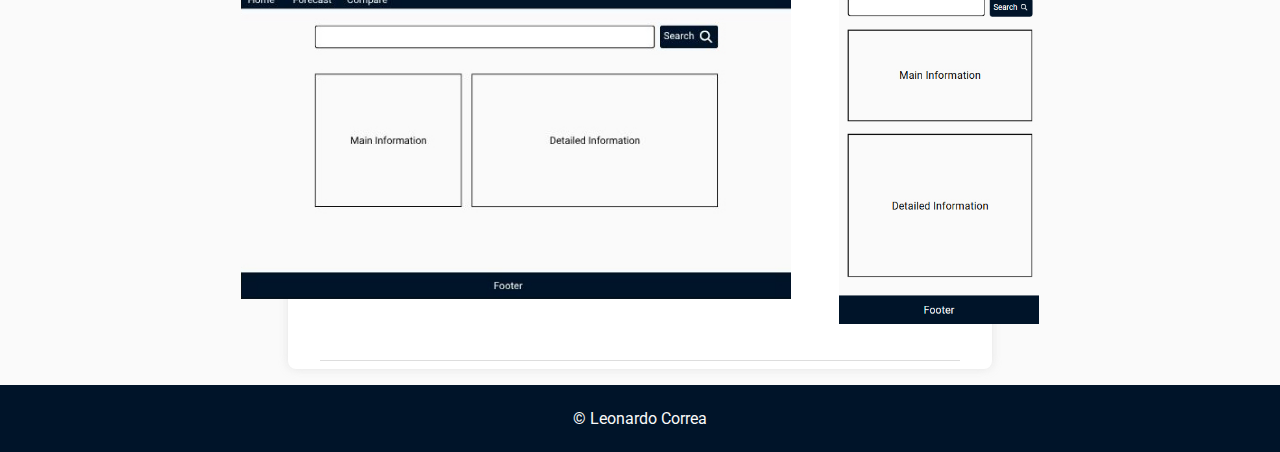
<file: finalproject/plan.html>
<!DOCTYPE html>
<html lang="en">
<head>
    <meta charset="UTF-8">
    <meta name="viewport" content="width=device-width, initial-scale=1.0">
    <title>WeatherCheck Site Plan</title>
    <link rel="preconnect" href="https://fonts.googleapis.com">
    <link rel="preconnect" href="https://fonts.gstatic.com" crossorigin>
    <link href="https://fonts.googleapis.com/css2?family=Montserrat:ital,wght@0,100..900;1,100..900&family=Roboto:ital,wght@0,100..900;1,100..900&display=swap" rel="stylesheet">
    <link rel="stylesheet" href="styles/plan.css">
</head>
<body>
    <header>
        <h1 class="plan-title">Site Plan: WeatherCheck</h1>
    </header>

    <main>
        <div class="plan-container">
            <div class="card">
                <h2 class="card-title">Site Name</h2>
                <p id="site-name">WeatherCheck</p>
                <p class="card-description">This name was chosen because it clearly communicate the purpose of the website, to check the weather. It's simple to say and remember, good for branding.</p>
                <p class="domain">The domain can be: weathercheck.org</p>
            </div>
            <div class="card">
                <h2 class="card-title">Site Purpose</h2>
                <p class="card-description">The purpose of the website will be provide users with fast and accurate weather information. It will provide real time weather condition, detailed 5-day
                    forecast and a feature that will allow the user to compare the weather between two different cities. It will gather information from the user's location to display the current
                    location weather too.
                </p>
            </div>
            <div class="card">
                <h2 class="card-title">Scenarios (Target Audience Questions)</h2>
                <ul class="list">
                    <li class="list-item">"I'm planning a hiking trip for this weekend. What will the temperature and humidity be like in the mountains for the next 5 days?"</li>
                    <li class="list-item">"My family is trying to decide between a vacation in Lisbon or Rome next week. Which city will have better weather right now to help us choose?"</li>
                </ul>
            </div>
            <div class="card">
                <h2 class="card-title">Color Scheme</h2>
                <ul class="list">
                    <li class="list-item"><span class="color-code" id="header">#001429</span> Header and Footer background color and buttons</li>
                    <li class="list-item"><span class="color-code" id="text">#000A14</span> All main body text</li>
                    <li class="list-item"><span class="color-code" id="title">#2693FF</span> Titles</li>
                    <li class="list-item"><span class="color-code" id="background">#FAFAFA</span> Background color</li>
                </ul>
            </div>
            <div class="card">
                <h2 class="card-title">Typography</h2>
                <p class="card-description">The chosen font is "Roboto"</p>
                <ul class="list">
                    <li class="list-item"><span class="font-bold">Font Family: </span>"Roboto"</li>
                    <li class="list-item"><span class="font-bold">Headings: </span>Roboto Bold (700 weight)</li>
                    <li class="list-item"><span class="font-bold">Body text: </span>Roboto Regular (400 weight)</li>
                </ul>
            </div>
            <div class="card">
                <h2 class="card-title">Homepage Wireframes</h2>
                <div class="wireframes-container">
                    <div class="wireframe">
                        <p class="wireframe-title">Desktop View</p>
                        <img src="images/desktop.jpg" alt="desktop-view" class="desktop-img">
                    </div>
                    <div class="wireframe">
                        <p class="wireframe-title">Mobile View</p>
                        <img src="images/mobile.jpg" alt="mobile-view" class="mobile-img">
                    </div>
                </div>
            </div>
        </div>
    </main>
    <footer>
        <p class="copy">&copy; Leonardo Correa</p>
    </footer>
</body>
</html>
</file>
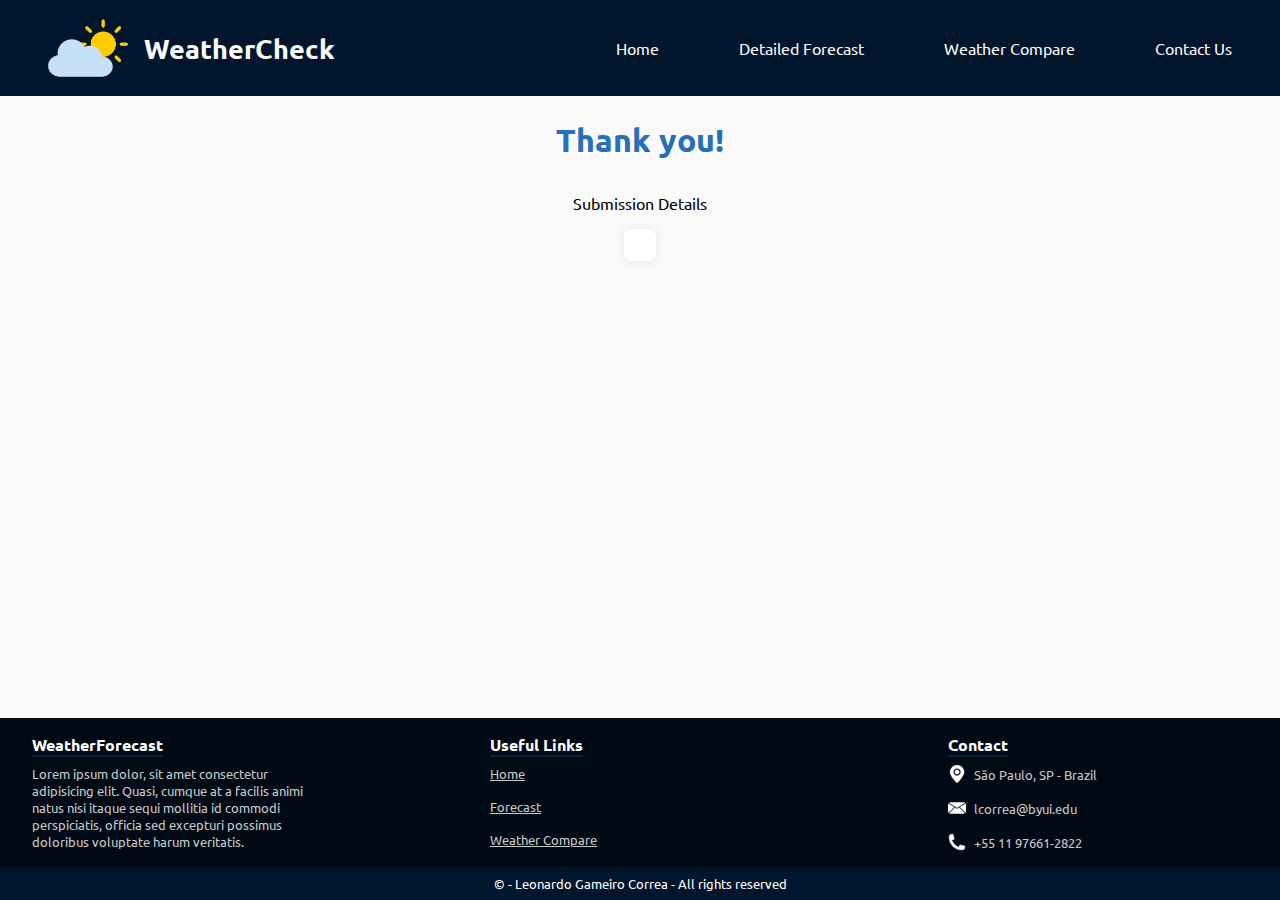
<file: finalproject/thankyou.html>
<!DOCTYPE html>
<html lang="en">
<head>
    <meta charset="UTF-8">
    <meta name="viewport" content="width=device-width, initial-scale=1.0">
    <meta name="author" content="Leonardo Gameiro Correa">
    <meta name="description" content="WeatherCheck Contact Us Page - Final Project for WDD231">
    <meta property="og:title" content="WeatherCheck Contact Us">
    <meta property="og:description" content="WeatherCheck Contact Us - Final Project for WDD231">
    <title>Contact Us</title>
    <link rel="preconnect" href="https://fonts.googleapis.com">
    <link rel="preconnect" href="https://fonts.gstatic.com" crossorigin>
    <link href="https://fonts.googleapis.com/css2?family=Jost:ital,wght@0,100..900;1,100..900&family=Montserrat:ital,wght@0,100..900;1,100..900&family=Roboto:ital,wght@0,100..900;1,100..900&family=Ubuntu:ital,wght@0,300;0,400;0,500;0,700;1,300;1,400;1,500;1,700&display=swap" rel="stylesheet">
    <link rel="stylesheet" href="styles/index.css">
    <link rel="stylesheet" href="styles/contact.css">
    <link rel="icon" href="favicon.ico">
    <script defer src="scripts/index.js"></script>
    <script defer src="scripts/thankyou.js"></script>
</head>
<body>
    <!-- Header -->
    <header>
        <div class="header-content">
            <div class="logo-container">
                <img src="images/logo.png" alt="WeatherCheck-Logo" class="logo">
                <p class="header-title">WeatherCheck</p>
            </div> 
             <!-- Nav Bar -->
            <nav class="nav-bar">
                <div class="nav-items">
                    <a href="index.html" class="nav-item">Home</a>
                    <a href="forecast.html" class="nav-item">Detailed Forecast</a>
                    <a href="compare.html" class="nav-item">Weather Compare</a>
                    <a href="contact.html" class="nav-item">Contact Us</a>
                </div>
            </nav>

            <nav class="mobile-nav">
                <button class="mobile-button" id="hamburguer" onclick="ShowItems()">&#9776</button>
            </nav>
            <div class="mobile-items hidden" id="mobileItems">
                <a href="index.html" class="nav-item">Home</a>
                <a href="forecast.html" class="nav-item">Forecast</a>
                <a href="compare.html" class="nav-item">Weather Compare</a>
                <a href="contact.html" class="nav-item">Contact Us</a>
            </div>
        </div>
    </header>

    <!-- Main -->
    <main>
        <h1 class="page-title">Thank you!</h1>
        <p class="details">Submission Details</p>
        <div id="formDataDisplay">

        </div>
    </main>

    <!-- Footer -->
    <footer>
        <div class="footer-items">
            <div class="footer-item" id="footerDesc">
                <p class="f-item-title">WeatherForecast</p>
                <p class="f-item-text">Lorem ipsum dolor, sit amet consectetur adipisicing elit. Quasi, cumque at a facilis animi natus nisi itaque sequi mollitia id commodi perspiciatis, officia sed excepturi possimus doloribus voluptate harum veritatis.</p>
            </div>
            <div class="footer-item">
                <p class="f-item-title">Useful Links</p>
                <div class="links-container">
                    <a href="index.html" class="f-item-text">Home</a>
                    <a href="forecast.html" class="f-item-text">Forecast</a>
                    <a href="compare.html" class="f-item-text">Weather Compare</a>
                </div>
            </div>
            <div class="footer-item">
                <p class="f-item-title">Contact</p>
                <div class="contact-item">
                    <img src="images/address.png" alt="address" class="contact-img">
                    <p class="contact-text">São Paulo, SP - Brazil</p>
                </div>
                <div class="contact-item">
                    <img src="images/email.png" alt="email" class="contact-img">
                    <p class="contact-text">lcorrea@byui.edu</p>
                </div>
                <div class="contact-item">
                    <img src="images/phone.png" alt="phone" class="contact-img">
                    <p class="contact-text">+55 11 97661-2822</p>
                </div>
            </div>
        </div>
        <div class="copyright">
            <p class="copy-text">&copy;<span id="year"></span> - Leonardo Gameiro Correa - All rights reserved</p>
        </div>
    </footer>
</body>
</html>
</file>
<file: styles/index.css>
* {
    font-family: 'Ubuntu', sans-serif;
}

body {
    background-color: #F8F8FF;
    margin: 0;
    padding: 0;
    display: flex;
    flex-direction: column;
    min-height: 100dvh;
}

/* Header */
header {
    background-color: #0a241b;
}

.profile-container {
    display: flex;
    align-items: center;
    justify-content: center;
    gap: 2rem;
    padding: 1rem 0;
}

.profile-picture {
    width: 110px;
    border-radius: 0.3rem;
}

.profile-name {
    font-size: 2.5rem;
    color: white;
}

.nav-bar {
    display: flex;
}

.nav-items-container {
    width: 100%;
    background-color: #0D0D0D;
    padding-left: 2rem;
    display: flex;
}

.nav-item {
    color: white;
    text-decoration: none;
    font-size: 1.2rem;
    font-weight: 300;
    padding: 0.7rem 2rem;
    transition: background-color ease 0.2s;
}

.nav-item:hover {
    background-color: #143e2e;
}

/* Main */
main {
    flex: 1 0 auto;
    padding: 1rem;
}

.page-title {
    margin: 0;
    margin-bottom: 1.5rem;
    color: #151d24;
}

/* Course Section */
.main-s2 {
    display: flex;
    justify-content: space-around;
    gap: 2rem;
    margin-bottom: 2rem;
}

.course-section, .city-section {
    width: 50%;
}

.course-section, .city-section, .certificate-section {
    border-radius: 0.5rem;
    box-shadow: 0rem 0rem 1rem 0rem rgba(200, 200, 200, 0.3);
}

.section-title-container {
    background-color: #0a241b;
    padding: 0.5rem;
    text-align: center;
    border-top-left-radius: 0.5rem;
    border-top-right-radius: 0.5rem;
}

.section-title {
    margin: 0;
    color: white;
}

.course-list {
    display: flex;
    flex-direction: column;
    gap: 1rem;
    list-style: none;
    padding-left: 1rem;
}

.course-item {
    font-size: 1.2rem;
    font-weight: 300;
}

/* City Section */
.city-content {
    display: flex;
    justify-content: center;
}

.caption {
    text-align: center;
}

.city-image {
    width: 350px;
}

/* Certificate Session */
.certificate-content {
    display: grid;
    grid-template-columns: auto auto auto;
    place-items: center;
    min-height: 11rem;
}

.filters-container {
    display: flex;
    padding: 1rem;
    align-items: center;
    gap: 0.5rem;
}

.filter-button {
    background-color: transparent;
    border: 0.1rem solid #143e2e;
    padding: 0.4rem 1.5rem;
    border-radius: 0.2rem;
    color:#143e2e;
    cursor: pointer;
}

.filter-button:hover {
    background-color: #1b6145;
    color:white;
}

.filter-active {
    background-color: #143e2e;
    border: 0.1rem solid #143e2e;
    color:white;
}

.credits-container {
    margin-left: 1.5rem;
}

.credits {
    color: grey;
}

#creditsNumber {
    font-weight: bold;
}

.course {
    font-size: 1.2rem;
    padding: 0.5rem;
    width: 60%;
    border: 0.13rem solid #143e2e;
    border-radius: 0.25rem;
    color: #143e2e;
    text-align: center;
}

.completed {
    background-color: #143e2e;
    color: white;
}

/* Footer */
footer {
    display: flex;
    flex-direction: column;
    flex-shrink: 0;
    align-items: center;
    background-color: #0a241b;
    padding: 0.7rem;
}

.footer-content {
    display: flex;
    align-items: center;
    justify-content: center;
    gap: 0.5rem;
    margin-bottom: 0.3rem;
}

.footer-text {
    margin: 0;
    color: white;
}

.flag {
    width: 30px;
}

.last-update-text {
    color: white;
    margin: 0;
}
</file>
<file: chamber/styles/directory.css>
* {
    font-family: 'Montserrat', sans-serif;
}

body {
    background-color: #fafafa;
    margin: 0;
    padding: 0;
    display: flex;
    flex-direction: column;
    min-height: 100dvh;
}

/* Header */
.header {
    background: #0B1A35;
    background: linear-gradient(0deg, rgba(11, 26, 53, 1) 13%, rgba(12, 12, 26, 1) 100%);
    padding-top: 1rem;
}

.logo {
    display: flex;
    flex-direction: column;
    align-items: center;
    justify-content: center;
}

.logo-image {
    width: 70px;
}

.chamber-name {
    font-size: 36px;
    font-weight: bold;
    color: #fafafa;
    margin: 0;
}

/* Nav Bar */
.nav-items {
    display: flex;
}

.nav-item {
    color: #fafafa;
    text-decoration: none;
    padding: 0.7rem 1.5rem;
}

.nav-item:hover {
    background-color: #102449;
}

/* Main */
main {
    flex: 1 0 auto;
    padding: 1rem;
}

.display-buttons {
    display: flex;
    gap: 0.5rem;
    padding: 1.5rem 2rem;
}

.display {
    background-color: transparent;
    border: 1px solid #0b1a35;
    padding: 0.5rem 2rem;
    font-size: 0.9rem;
    border-radius: 0.3rem;
    color: #0b1a35;
    font-weight: 500;
    cursor: pointer;
}

.display.active {
    background-color: #0b1a35;
    color: #fafafa;
}

.display:hover {
    background-color: #102449;
    color: #fafafa;
}

/* Companies List */
.companies-container {
    padding: 0rem 2rem;
}

.companies-title {
    margin: 1rem 0 0 1rem;
    color: #0b1a35;
}

/* grid  view */
.companies-list {
    display: flex;
    justify-content: center;
    flex-wrap: wrap;
    gap: 2rem;
    padding-bottom: 2rem;
}

.company {
    display: flex;
    flex-direction: column;
    align-items: center;
    box-shadow: 1px 1px 10px 0px rgba(26, 26, 26, 0.1);
    width: 290px;
    padding: 1rem;
    border-radius: 0.5rem;
    background-color: white;
}

.data {
    display: flex;
    flex-direction: column;
    align-items: center;
}

.company-name {
    font-size: 1.2rem;
    font-weight: 500;
}

.info {
    text-align: center;
}

/* list view */
.companies-list.list {
    display: flex;
    flex-direction: column;
    align-items: center;
}

.company.list {
    display: flex;
    flex-direction: column;
    width: 550px;
}

.info.list {
    text-align: left;
}

.company.list .data {
    display: flex;
}



.company.list .data .company-name {
    margin: 1rem 0;
}

.company p {
    margin: 0;
}

.company-membership {
    padding: 0.4rem 1.2rem;
    margin: 0;
    border-radius: 0.3rem;
    font-weight: 500;
}

.gold {
    background-color: #e8b923;
    color: #fafafa;
}

.silver {
    background-color: grey;
    color:#fafafa
}

.member {
    background-color: transparent;
    color:#0b1a35;
}

.company-image {
    width: 180px;
    padding: 1rem;
    border-radius: 1rem;
}

.company-address, .company-website {
    font-size: 0.7rem;
    padding-bottom: 0.5rem;
    color: rgb(37, 37, 37);
}

.company-address {
    font-weight: 600;
}

.company-phone {
    font-size: 0.9rem;
    padding-bottom: 0.4rem;
    font-weight: 500;
}

.company-website {
    text-decoration: underline;
    cursor: pointer;
}

/* Footer */
footer {
    display: flex;
    justify-content: space-around;
    background-color: #0b1a35;
    padding: 0.7rem;
    font-size: 0.8rem;
    color: white;
}

.chamber-name-footer {
    font-weight: 600;
}

.last-update-text {
    margin: 0;
}

.chamber-info {
    color: lightgrey;
}

.middle-container {
    display: flex;
    align-items: center;
    gap: 2rem;
}

.youtube {
    width: 40px;
}

.facebook {
    width: 40px;
}

.instagram {
    width: 40px;
    margin-left: 0.5rem;
}

.hidden {
    display: none;
}

/* Small Screens CSS */
@media screen and (max-width: 772px){
    /* Header */
    .chamber-name {
        font-size: 20px;
        text-align: center;
    }

    .nav-bar {
        display: flex;
        justify-content: center;
    }

    .nav-item {
        font-size: 12px;
        padding: 0.8rem 1rem;
    }

    /* Main */
    .display {
        padding: 0.5rem 1rem;
    }

    .companies-container {
        padding: 0rem;
    }

    .companies-title {
        text-align: center;
    }

    .companies-list.list {
        flex-direction: row;
        display: flex;
        justify-content: center;
        flex-wrap: wrap;
        gap: 2rem;
        padding-bottom: 2rem;
    }

    .company.list {
        display: flex;
        flex-direction: column;
        align-items: center;
        box-shadow: 1px 1px 10px 0px rgba(26, 26, 26, 0.1);
        width: 290px;
        padding: 1rem;
        border-radius: 0.5rem;
        background-color: white;
    }

    .company.list .data {
        display: flex;
        flex-direction: column;
        align-items: center;
    }

    .company.list img {
        width: 180px;
    }

    .info {
        text-align: center;
    }

    /* Footer */
    .middle-container {
        flex-direction: column;
        gap: 0;
    }

    .youtube {
        width: 60px;
    }

    .facebook {
        width: 35px;
    }

    .instagram {
        margin-left: 0;
        width: 40px;
        margin-top: 0.7rem;
    }
}
</file>
<file: chamber/styles/index.css>
/* Main */
main {
    padding: 0;
}

.hero-image {
    height: 20rem;
    background-image: linear-gradient(rgba(92, 89, 255, 0.11), rgba(5, 8, 37, 0.801)), url("../images/sao-paulo-city.jpg");
    background-position: center;
    background-repeat: no-repeat;
    background-size: cover;
    position: relative;
    display: flex;
    justify-content: center;
    align-items: center;
}

.hero-text-container {
    text-align: center;
}

.hero-title {
    font-size: 4rem;
    color: #FAFAFA;
}

.hero-text {
    font-size: 1.5rem;
    color: #FAFAFA;
}

.hero-button {
    background-color: #164692;
    border: none;
    padding: 0.5rem 2rem;
    font-size: 1rem;
    color: #FAFAFA;
    border-radius: 0.3rem;
    cursor: pointer;
    text-decoration: none;
}

.hero-button:hover {
    background-color: #133a79;
}

/* Events */
.events-container {
    padding: 0rem 2rem 2rem 2rem;
}

.events-list {
    display: flex;
    justify-content: center;
    flex-wrap: wrap;
    gap: 2rem;
}

.event {
    width: 170px;
    padding: 1rem;
    border-radius: 0.5rem;
    background-color: white;
    box-shadow: 1px 1px 10px 0px rgba(5, 8, 37, 0.11);
    display: flex;
    flex-direction: column;
    align-items: center;
}

.event-image {
    width: 160px;
    border-radius: 0.3rem;
}

.event-title {
    text-align: center;
    margin: 0;
    margin-top: 1rem;
    font-size: 1rem;
    font-weight: bold;
}

.event-time {
    margin: 1rem 0;
    font-size: 0.9rem;
}

.event-speaker {
    margin: 0;
    font-size: 0.8rem;
}

/* Weather */

/* Live Weather */
.weather-container {
    padding: 2rem;
    background-color: #b7d3ff;
}

.weather-display {
    display: flex;
    justify-content: space-around;
    flex-wrap: wrap;
}

.weather-subtitle {
    font-weight: 500;
    font-size: 1.2rem;
    text-align: center;
    color: #133a79;
}

.icon-container {
    text-align: center;
}

#weatherIcon {
    width: 100px;
}

.weather-info {
    width: 250px;
    padding: 0.5rem 1rem;
    background-color: #d3e3fc;
    border-radius: 0.3rem;
}

.info {
    font-weight: bold;
}

.info span {
    font-weight: 400;
}

/* Fore Cast */
.forecast-list {
    display: flex;
    justify-content: center;
    flex-wrap: wrap;
    gap: 1rem;
}

.forecast-day {
    padding: 0.5rem 1rem;
    background-color: #d3e3fc;
    border-radius: 0.3rem;
    text-align: center;
    width: 250px;
}

.forecast-day img {
    width: 100px;
}

.forecast-date {
    font-weight: bold;
}

/* Companies */
.companies-div {
    display: flex;
    justify-content: center;
    gap: 1.5rem;
    flex-wrap: wrap;
    margin-bottom: 2rem;
}

@media screen and (max-width: 772px){
    .hero-title {
        font-size: 3rem;
    }

    .hero-text {
        font-size: 1.3rem;
    }

    .weather-container {
        padding: 1rem;
    }

    .company {
        width: 270px;
    }
}
</file>
<file: finalproject/styles/index.css>
* {
    font-family: 'Ubuntu', sans-serif;
}

body {
    margin: 0;
    padding: 0;
    background-color: #FAFAFA;
    display: flex;
    flex-direction: column;
    min-height: 100dvh;
}

main {
    flex: 1 0 auto;
}

/* Header */
header {
    background-color: #01162c;
    padding: 0.5rem 3rem;
}

.header-content {
    display: flex;
    align-items: center;
    justify-content: space-between;
}

.logo-container {
    display: flex;
    gap: 1rem;
    align-items: center;
}

.logo {
    width: 80px;
}

.header-title {
    font-size: 1.7rem;
    color: #FAFAFA;
    font-weight: bold;
    margin: 0;
}

/* Nav Bar */
.mobile-nav {
    display: none;
}

.mobile-items {
    display: none;
}

.nav-items {
    display: flex;
    gap: 5rem;
}

.nav-item {
    text-decoration: none;
    color: #FAFAFA;
    font-weight: 400;
    font-size: 1rem;
    transition: transform 0.2s ease;
}

.nav-item.active {
    font-weight: bold;
}

.nav-item:hover {
    transform: scale(1.05);
}

/* Main */

/* Search Bar */
.search-bar-container {
    display: flex;
    flex-direction: column;
    gap: 1rem;
    align-items: center;
    justify-content: center;
    background: #2770B9;
    background: linear-gradient(130deg, rgba(39, 112, 185, 1) 35%, rgba(45, 179, 194, 1) 87%);
    padding: 0 0 2rem 0;
}

.search-title {
    color: white;
}

.search-bar {
    width: calc(50%);
    display: flex;
    align-items: center;
    border: none;
    padding: 0.5rem;
    background-color: white;
    border-radius: 0.5rem;
}

.search-input {
    width: 100%;
    font-size: 1.1rem;
    height: 1.7rem;
    padding-left: 0.5rem;
    border: none;
    border-radius: 0.3rem;
}

.search-input:focus {
    outline: none;
}

.search-button {
    display: flex;
    align-items: center;
    background-color: white;
    border: none;
    cursor: pointer;
}

.search-img {
    width: 25px;
}


#allow-location-button:hover {
    background-color: #205b96;
}

.weather-container {
    display: flex;
    justify-content: center;
    gap: 20rem;
}

.location-prompt {
    display: flex;
    flex-direction: column;
    justify-content: center;
    align-items: center;
    padding-top: 2rem;
}

.allow-location-button {
    border: none;
    background-color: #2770B9;
    color: white;
    padding: 0.5rem 1.5rem;
    border-radius: 0.3rem;
    font-size: 1.1rem;
    font-weight: bold;
    cursor: pointer;
}

.weather-live {
    display: flex;
    flex-direction: column;
    align-items: center;
}

.weather-title {
    text-align: center;
    color: #2770B9;
}

.weather-card {
    background-color: white;
    box-shadow: 0px 0px 10px 0px rgba(220, 220, 220, 0.7);
    border-radius: 0.5rem;
}

.card-title {
    text-align: center;
    margin: 0;
    font-size: 1.2rem;
    font-weight: bold;
    padding: 0.7rem;
}

.w-image-container {
    display: flex;
    flex-direction: column;
    align-items: center;
    background-color: #92c7fc;
    width: 100%;
    text-align: center;
    margin: 0;
    padding-bottom: 0.7rem;
}

.weather-desc {
    margin: 0;
}

.weather-info {
    padding: 0 3rem 0 1rem;
}

.weather-info-item {
    display: flex;
    gap: 0.6rem;
}

.info-title {
    color: #212529;
    font-weight: bold;
    border-left: 0.3rem solid #57a3ee;
    padding-left: 0.3rem;
}

.tempContainer {
    display: flex;
    justify-content: center;
}

.info-text {
    color: #212529;
}

.temperature {
    font-size: 1.5rem;
    margin: 0.3rem 0;
}

.forecast-cards {
    display: flex;
    gap: 2rem;
}

/* Modal */
.modal-content {
    background-color: #ffffff;
    padding: 2rem;
    border-radius: 0.5rem;
    text-align: center;
    box-shadow: 0 4px 8px rgba(0, 0, 0, 0.2);
    max-width: 80%;
    width: 400px;
    border: none;
}

.modal-content::backdrop {
    background-color: #000a1459;
}

#modal-message {
    font-size: 1.1rem;
    margin-bottom: 1.5rem;
    color: #333;
}

#modal-close-button {
    background-color: #2770B9;
    color: white;
    border: none;
    padding: 0.7rem 1.5rem;
    border-radius: 0.3rem;
    font-size: 1rem;
    font-weight: bold;
    cursor: pointer;
    transition: background-color 0.2s ease;
}

#modal-close-button:hover {
    background-color: #205b96;
}

/* Footer */
footer {
    margin-top: 2rem;
}

footer p {
    margin: 0;
}

.video {
    color: white;
    font-weight: bold;
}

.footer-items {
    display: flex;
    justify-content: space-between;
    background-color: #000A14;
    color: white;
    padding: 1rem 2rem 0 2rem;
}

.footer-item {
    display: flex;
    flex-direction: column;
    align-items: flex-start;
    width: 300px;
}

.f-item-title {
    font-weight: bold;
    margin-bottom: 0.5rem;
    border-bottom: 0.15rem solid #042447;
}

.f-item-text, .contact-text {
    font-size: 0.8rem;
    color: #c9c9c9;
}

.links-container {
    display: flex;
    flex-direction: column;
    gap: 1rem;
    cursor: pointer;
}

.links-container a:hover {
    text-decoration: underline;
}

.contact-item {
    display: flex;
    gap: 0.5rem;
    align-items: center;
    margin-bottom: 1rem;
}

.contact-img {
    width: 18px;
}

.copyright {
    text-align: center;
    background-color: #01162c;
    padding: 0.5rem;
}

.copy-text {
    color: white;
    font-size: 0.8rem;
}

.hidden {
    display: none;
}

/* Mobile CSS */
@media screen and (max-width: 770px) {
    /* Header */
    header {
        padding: 0.2rem 0.5rem;
    }

    .header-content {
        display: flex;
    }

    .nav-bar {
        display: none;
    }

    .logo-container {
        gap: 0.5rem;
    }

    .logo {
        width: 50px;
    }

    .header-title {
        font-size: 1.3rem;
    }

    .mobile-nav {
        display: block;
    }

    .mobile-button {
        background-color: transparent;
        border: none;
        border-radius: 0.3rem;
        color: #fafafa;
        padding: 0.2rem 0.5rem;
        font-weight: bold;
        font-size: 1.1rem;
    }

    .mobile-items {
        position: absolute;
        display: flex;
        flex-direction: column;
        gap: 1.5rem;
        right: 0;
        top: 3.5rem;
        padding: 0.3rem 1rem;
        background-color: #01162c;
        border-bottom-left-radius: 0.5rem;
        box-shadow: 0px 5px 5px 0px rgba(27, 27, 27, 0.3);
    }

    /* Main */
    .search-title {
        text-align: center;
        font-size: 1.8rem;
    }

    .search-bar {
        width: 85%;
    }

    .weather-container {
        display: flex;
        flex-direction: column;
        gap: 2rem;
    }

    .hidden {
        display: none;
    }

    .forecast-cards {
        display: flex;
        flex-direction: column;
        align-items: center;
    }

    /* Footer */
    .footer-items {
        display: flex;
        gap: 1.5rem
    }

    .footer-item {
        width: 200px;
    }

    .f-item-title {
        font-size: 0.8rem;
    }

    .f-item-text, .contact-text {
        font-size: 0.7rem;
    }

    #footerDesc {
        display: none;
    }

    .contact-item {
        margin-bottom: 0.5rem;
    }

    .links-container {
        gap: 0.5rem;
    }

    .copy-text {
        font-size: 0.7rem;
    }
}
</file>
<file: chamber/styles/discover.css>
main {
    display: grid;
    gap: 2rem;
    grid-template-areas:
        'sidebar cards';
    align-items: start;
}

.sidebar {
    grid-area: sidebar;
}

.info-card {
    padding: 1rem;
    background-color: white;
    border-radius: 0.5rem;
    box-shadow: 0px 0px 10px 0px rgba(220, 220, 220, 0.7);
}

#message {
    padding: 1rem;
    background-color: rgb(143, 182, 255);
    border-radius: 0.3rem;
    color: rgb(32, 60, 112);
    font-weight: bold;
}

.message-sample {
    margin: 0;
}

.info-card-title {
    font-size: 1.5rem;
}

.info-card-subtitle {
    padding-top: 1.5rem;
}

.data-item {
    border-top: 0.15rem solid lightgrey;
}

.data-title {
    font-weight: bold;
}

.data-info {
    font-size: 0.9rem;
    margin-left: 1.2rem;
    padding-left: 0.3rem;
    border-left: 0.2rem solid rgb(143, 182, 255);
}

.cards-container {
    grid-area: cards;
    display: grid;
    gap: 1.5rem;
    grid-template-columns: 1fr 1fr 1fr;
}

.card {
    background-color: white;
    width: 450px;
    box-shadow: 0px 0px 10px 0px rgba(220, 220, 220, 0.7);
    border-radius: 0.7rem;
}

.card-figure {
    margin: 0;
    height: 200px;
    background-image: url('/chamber/images/ipiranga.webp');
    background-position: center;
    background-size: 100%;
    border-top-left-radius: 0.7rem;
    border-top-right-radius: 0.7rem;
    transition: background-size 0.3s ease;
}

.card-figure:hover {
    background-size: 110%;
}

.card-title {
    margin-top: 0;
    color:#11264d;
}

.card-info {
    padding: 1rem;
    background-color: white;
    border-bottom-left-radius: 0.7rem;
    border-bottom-right-radius: 0.7rem;
}

.card-address {
    font-style: normal;
    color: grey;
}

.card-button {
    border: none;
    padding: 0.5rem 1.5rem;
    color: white;
    background-color: #0b1a35;
    border-radius: 0.3rem;
    cursor: pointer;
}

.card-button:hover {
    background-color: #11264d;
}

@media screen and (max-width: 1650px) {
    .cards-container {
        grid-template-columns: 1fr 1fr;
    }
}

@media screen and (max-width: 1200px) {
    .cards-container {
        grid-template-columns: 1fr;
    }
}

@media screen and (max-width: 772px) {
    .cards-container {
        grid-template-columns: 1fr;
        place-items: center;
    }

    .card {
        width: 290px;
    }

    .card-figure {
        background-size: 105%;
    }

    main {
        grid-template-areas:
            'sidebar' 'cards';
    }

    .card-figure:hover {
        background-size: 105%;
    }
}
</file>
<file: chamber/styles/join.css>
.join-title {
    text-align: center;
    color: #0b1a35;
}

.main-content {
    display: flex;
    flex-wrap: wrap;
    justify-content: center;
    gap: 2rem;
}

/* Form */
.join-form {
    display: flex;
    flex-direction: column;
    flex-grow: 1;
    max-width: 50rem;
    padding: 2rem 1.5rem;
    background-color: white;
    border-radius: 0.6rem;
    box-shadow: 1px 1px 10px 0px rgba(26, 26, 26, 0.1);
    gap: 1.5rem;
}

.applicant-info-container {
    border: 1px solid lightgrey;
    padding: 1rem;
    border-radius: 0.3rem;;
    position: relative;
}

.applicant-info-title {
    margin: 0;
    position: absolute;
    top: -0.6rem;
    background-color: white;
    padding: 0rem 0.7rem;
    color:#0b1a35;
    font-weight: bold;
}

.input-container {
    margin-top: 1rem;
    display: flex;
    flex-direction: column;
    gap:  1rem;
}

.input-div {
    display: flex;
    flex-direction: column;
}

.form-label span {
    color:#132c58;
}

.form-input {
    font-size: 1rem;
    height: 1.8rem;
    padding-left: 0.5rem;
    border-radius: 0.2rem;
    border: 1px solid lightgrey;
}

.form-input:focus {
    border: 1px solid #0b1a35;
    outline: none;
}

.businessDesc {
    font-size: 1.2rem;
    height: 2rem;
    padding-left: 0.5rem;
    border-radius: 0.2rem;
    border: 1px solid lightgrey;
    resize: vertical;
    min-height: 5rem;
}

.businessDesc:focus {
    border: 1px solid #0b1a35;
    outline: none;
}

.membership-option {
    display: flex;
    align-items: center;
    gap: 0.5rem;
}

.option {
    margin: 0;
}

.form-button {
    background-color: #0b1a35;
    border: none;
    border-radius: 0.3rem;
    padding: 0.7rem;
    color: white;
    font-size: 1.1rem;
    cursor: pointer;
}

.form-button:hover {
    background-color: #102449;
}

/* Membership */
.membership-plans {
    display: flex;
    flex-direction: column;
    gap: 1rem;
}

.plan {
    background-color: white;
    padding: 1rem;
    border-radius: 0.3rem;

    opacity: 0;
    animation: slideIn 0.6s ease-out forwards;
}

.pnonprofit {
    border-left: 5px solid #0b1a35;
    animation-delay: 0.1s;
}

.pbronze {
    border-left: 5px solid #8f6815;
    animation-delay: 0.2s;
}

.psilver {
    border-left: 5px solid #b1bccf;
    animation-delay: 0.3s;
}

.pgold {
    border-left: 5px solid #eccc12;
    animation-delay: 0.4s;
}

.plan-title {
    margin: 0;
    color:#0b1a35;
    font-weight: bold;
}

.plan-desc {
    font-size: 0.9rem;
}

.plan-link {
    background-color: transparent;
    border: none;
    text-decoration: underline;
    font-weight: bold;
    color:#0b1a35;
    cursor: pointer;
    margin-top: 1.2rem;
}

/* Modals */
.modal {
    position: fixed;
    width: 500px;
    background-color: white;
    padding: 0.2rem 1rem;
    border-radius: 0.5rem;
    border: none;
}

::backdrop {
    background-color: #0b1a35;
    opacity: 0.5;
}

.plan-benefits {
    padding: 0;
    list-style: none;
}

.plus {
    font-weight: bold;
    margin-bottom: 1rem;
}

.benefit {
    margin-bottom: 1rem;
}

.close {
    color: #0b1a35;
    display: flex;
    justify-self: end;
    font-size: 2rem;
    font-weight: 500;
    cursor: pointer;
}

.plan-title span {
    font-weight: 400;
    font-size: 0.8rem;
}

@keyframes slideIn {
    from {
        opacity: 0;
        transform: translateX(100px);
    } to {
        opacity: 1;
        transform: translateX(0px);
    }
}
</file>
<file: chamber/styles/thankyou.css>
main {
    padding: 2rem 1rem;
    background-color: #fafafa;
    display: flex;
    justify-content: center;
    align-items: center;
}

.confirmation-container {
    text-align: center;
    max-width: 650px;
    width: 100%;
}

.confirmation-container h1 {
    color: #0b1a35;
    margin-bottom: 0.5rem;
}

.confirmation-container p {
    color: #333;
    font-size: 1.1rem;
    margin-bottom: 2rem;
}

.submission-summary {
    background-color: white;
    border-radius: 8px;
    padding: 2rem;
    text-align: left;
    box-shadow: 1px 1px 10px 0px rgba(26, 26, 26, 0.1);
    margin-bottom: 2rem;
    border-left: 5px solid #0b1a35;
}

.submission-summary h2 {
    margin-top: 0;
    color: #0b1a35;
    border-bottom: 2px solid #e9ecef;
    padding-bottom: 0.8rem;
    margin-bottom: 1.5rem;
}

.data-item {
    display: flex;
    justify-content: space-between;
    padding: 0.75rem 0;
    border-bottom: 1px solid #f1f1f1;
}

.data-item.description-item {
    align-items: flex-start;
}

.data-item:last-child {
    border-bottom: none;
}

.data-item strong {
    color: rgb(61, 61, 61);
    margin-right: 1rem;
}

.data-item span {
    color: grey;
    text-align: right;
    word-break: break-all;
    max-width: 60%;
}

.data-item.description-item span {
    text-align: left;
}

.home-button {
    display: inline-block;
    background-color: #0b1a35;
    color: white;
    padding: 12px 25px;
    border-radius: 5px;
    text-decoration: none;
    font-weight: bold;
    transition: background-color 0.3s ease;
}

.home-button:hover {
    background-color: #102449;
}
</file>
<file: finalproject/styles/contact.css>
main {
    display: flex;
    flex-direction: column;
    align-items: center;
    padding-top: 1.5rem;
}

.page-title {
    color: #2770B9;
    margin: 0;
    margin-bottom: 1rem;
}

.contact-form {
    padding: 1.8rem 1.5rem;
    background-color: white;
    border-radius: 0.5rem;
    box-shadow: 0px 0px 10px 0px rgba(220, 220, 220, 0.7);
}

.form-card {
    position: relative;
    border: solid 0.1rem #e0e0e0;
    border-radius: 0.3rem;
    margin-bottom: 1.5rem;
}

.form-card-title {
    position: absolute;
    margin: 0;
    top: -0.6rem;
    left: 1rem;
    background-color: white;
    padding: 0 0.5rem;
    font-weight: bold;
    color:#2770B9;
}

.form-item {
    display: flex;
    flex-direction: column;
    width: 500px;
    margin-top: 1.5rem;
    padding: 0 1rem;
}

.form-label {
    color: rgb(54, 54, 54);
    margin-bottom: 0.3rem;
}

.form-input {
    border-radius: 0.3rem;
    border: 0.1rem solid #b6b6b6;
    font-size: 18px;
    height: 28px;
    padding-left: 0.5rem;
}

.form-input:focus {
    outline: 0.1rem solid #2770B9;
    border: 0.1rem solid #2770B9;
}

#message {
    height: 100px;
    resize: vertical;
}

.form-card:last-child {
    padding-bottom: 1.5rem; 
    /* Don't know why it doesn't work */
}

.last {
    padding-bottom: 1.5rem;
}

.form-button-container {
    display: flex;
    justify-content: center;
}

.form-button {
    border: none;
    background-color: #042447;
    color: white;
    font-size: 1rem;
    border-radius: 0.3rem;
    padding: 0.35rem 1.5rem;
    cursor: pointer;
}

@media screen and (max-width: 770px) {
    .form-item {
        width: 200px;
    }
}

/* Thank you Page */
#formDataDisplay {
    padding: 1rem;
    background-color: white;
    border-radius: 0.5rem;
    box-shadow: 0px 0px 10px 0px rgba(220, 220, 220, 0.7)
}

.data-item {
    display: flex;
    flex-wrap: wrap;
    align-items: flex-start;
    gap: 0.5rem;
    max-width: 600px;
    margin-bottom: 1.5rem;
}

.data-value {
    margin: 0;
    color:rgb(54, 54, 54)
}

.data-name {
    font-weight: bold;
    color: #2770B9;
    padding-left: 0.3rem;
    border-left: 0.3rem solid #2770B9;
}

@media screen and (max-width: 770px) {
    .data-item {
        width: 240px;
    }

    #emailSub {
        font-size: 0.8rem;
    }
}
</file>
<file: finalproject/styles/forecast.css>
.search-result-container {
    text-align: center;
}

.search-result {
    color:#2770B9;
}

.forecast-display {
    margin-top: 1rem;
    display: flex;
    flex-direction: column;
    align-items: center;
    gap: 1rem;
}

.forecast-card {
    background-color: white;
    padding: 1rem;
    border-radius: 0.5rem;
    box-shadow: 0px 0px 10px 0px rgba(220, 220, 220, 0.7);
    width: 90%;
    max-width: 1000px;
    box-sizing: border-box;
}

.forecast-card-title {
    font-size: 1.5rem;
    font-weight: bold;
    margin: 0;
    color: #2770B9;
    padding-bottom: 0.5rem;
    border-bottom: 0.15rem solid #2770b962;
}

.weather-cards {
    padding-top: 1rem;
    display: flex;
    gap: 1rem;
    overflow-x: auto;
    padding-bottom: 1rem;
}

.card {
    width: 170px;
    background-color: #f1f1f1;
    border-radius: 0.5rem;
    border: 0.1rem solid rgb(185, 185, 185);
    flex-shrink: 0;
}

.card-hour {
    text-align: center;
    font-size: 1rem;
    font-weight: bold;
    color: rgb(63, 63, 63);
    margin: 0;
    padding: 0.5rem 0;
}

.card-temperature {
    font-size: 1.3rem;
    text-align: center;
    margin: 0;
    margin-bottom: 0.8rem;
}

.card-icon-container {
    display: flex;
    flex-direction: column;
    align-items: center;
    background-color: #92c7fc;
    padding: 1rem 0;
}

.card-description {
    margin: 0;
    margin-top: 0.5rem;
}

.forecast-info-item {
    display: flex;
    gap: 0.3rem;
}

.forecast-info-title {
    color: #212529;
    font-weight: bold;
    border-left: 0.3rem solid #57a3ee;
    padding-left: 0.3rem;
    margin-left: 0.5rem;
}

.forecast-info-text {
    color: #212529;
}
</file>
<file: finalproject/styles/plan.css>
* {
    font-family: 'Roboto', sans-serif;
}

body {
    background-color: #FAFAFA;
    margin: 0;
    padding: 0;;
}

main {
    display: flex;
    flex-direction: column;
    align-items: center;
}

header {
    text-align: center;
    padding: 1.5rem 1rem;
    background-color: #001429;
    margin-bottom: 1rem;
}

.plan-title {
    color: #FAFAFA;
    margin: 0;
}

.plan-container {
    padding: 0.5rem 2rem;
    border-radius: 0.5rem;
    background-color: white;
    width: 50%;
    box-shadow: 0px 0px 10px 0px rgba(220,220,220,0.7);
}

.card {
    padding: 2.5rem 0 2rem 0;
    border-bottom: 1px solid rgb(221, 221, 221);
}

.card-title {
    margin: 0;
    padding-bottom: 0.7rem;
    color: #2693FF;
    border-bottom: 0.15rem solid #b1d3ff;
}

.card p, .card li {
    color: rgb(66, 66, 66);
}

#site-name {
    color: #000A14;
    font-weight: 700;
}

.card-description, .list {
    line-height: 1.5rem;
}

.list-item {
    margin-bottom: 0.5rem;
}

.color-code {
    padding: 0.2rem 0.5rem;
    border-radius: 0.2rem;
}

#header {
    background-color: #001429;
    color: #fafafa;
}

#text {
    background-color: #424242;
    color: #fafafa;
}

#title {
    background-color: #2693FF;
    color: #000A14;
}

#background {
    background-color: #fafafa;
    color: #000A14;
}

.font-bold {
    font-weight: bold;
}

.wireframes-container {
    display: flex;
    justify-content: center;
    gap: 3rem;
}

.desktop-img {
    width: 550px
}

.mobile-img {
    width: 200px;
}

footer {
    text-align: center;
    padding: 0.5rem;
    background-color: #001429;
    margin-top: 1rem;
    color: #fafafa;
}
</file>
